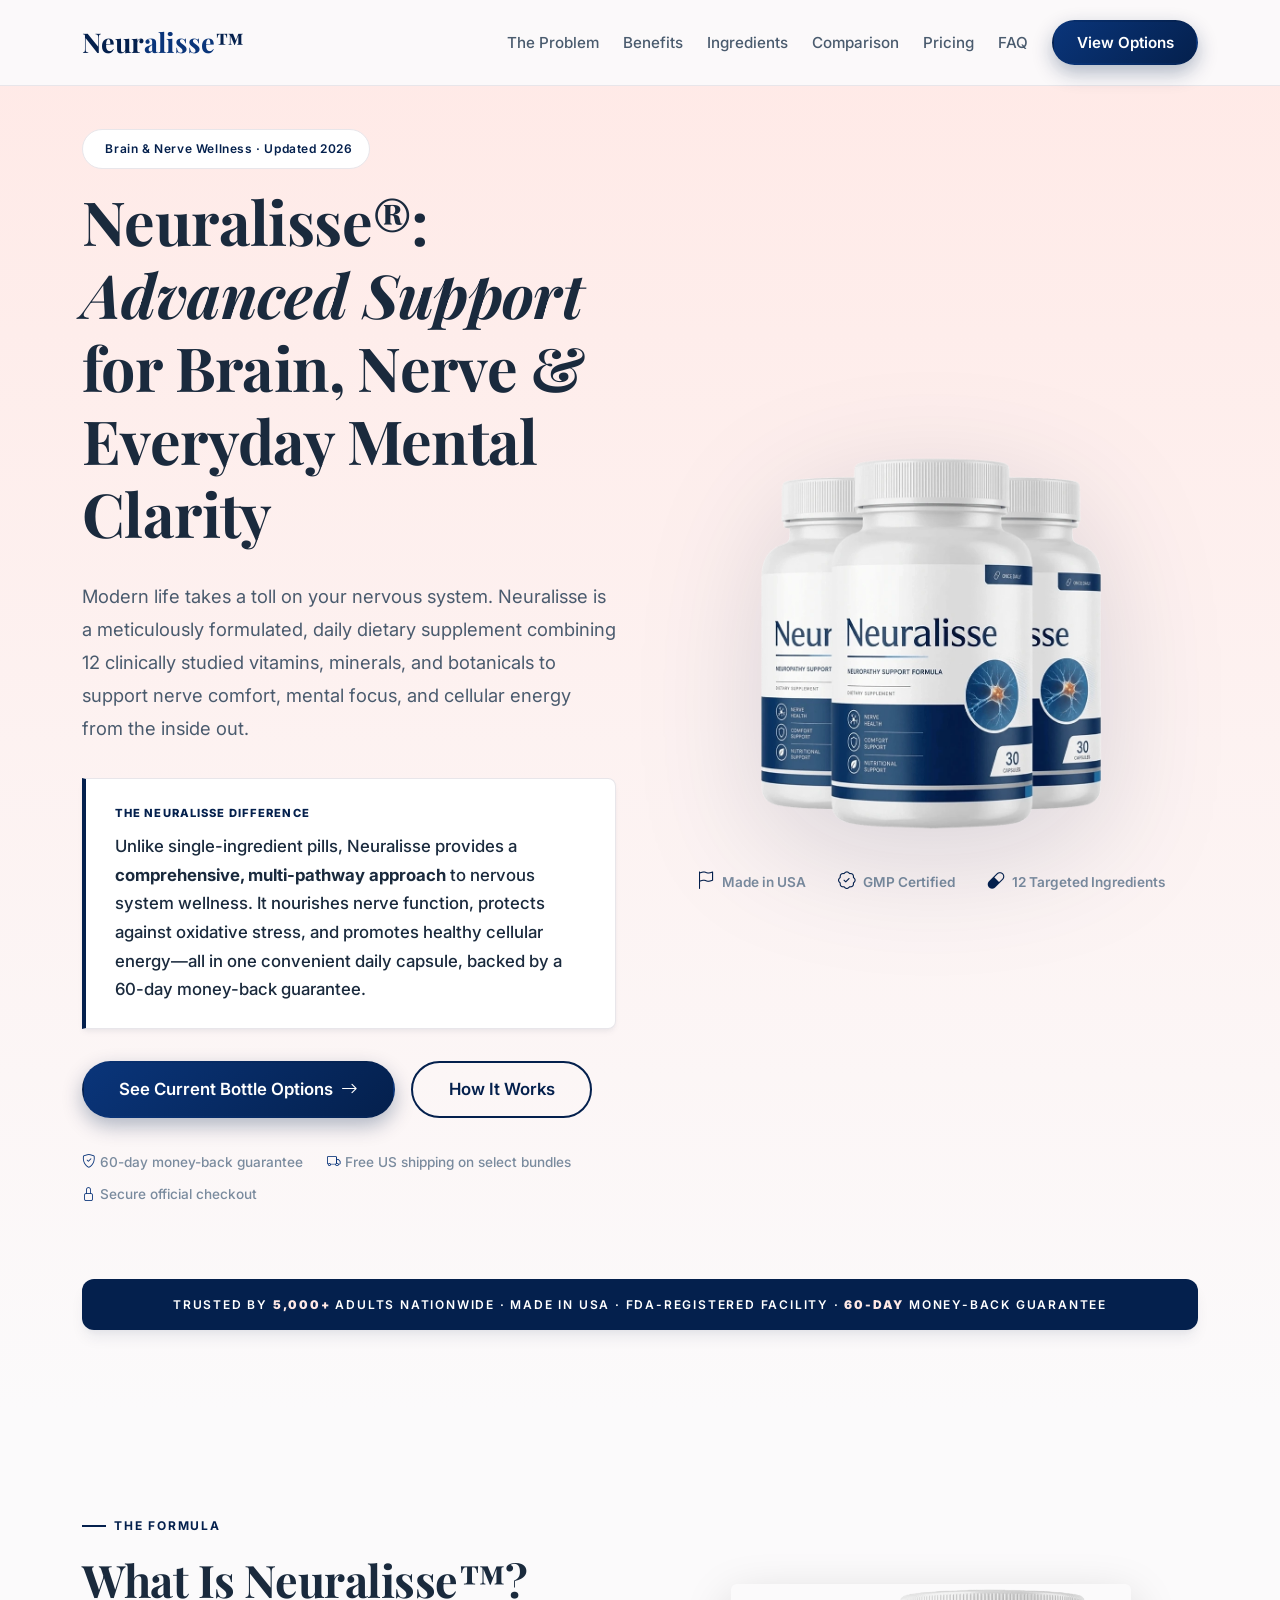
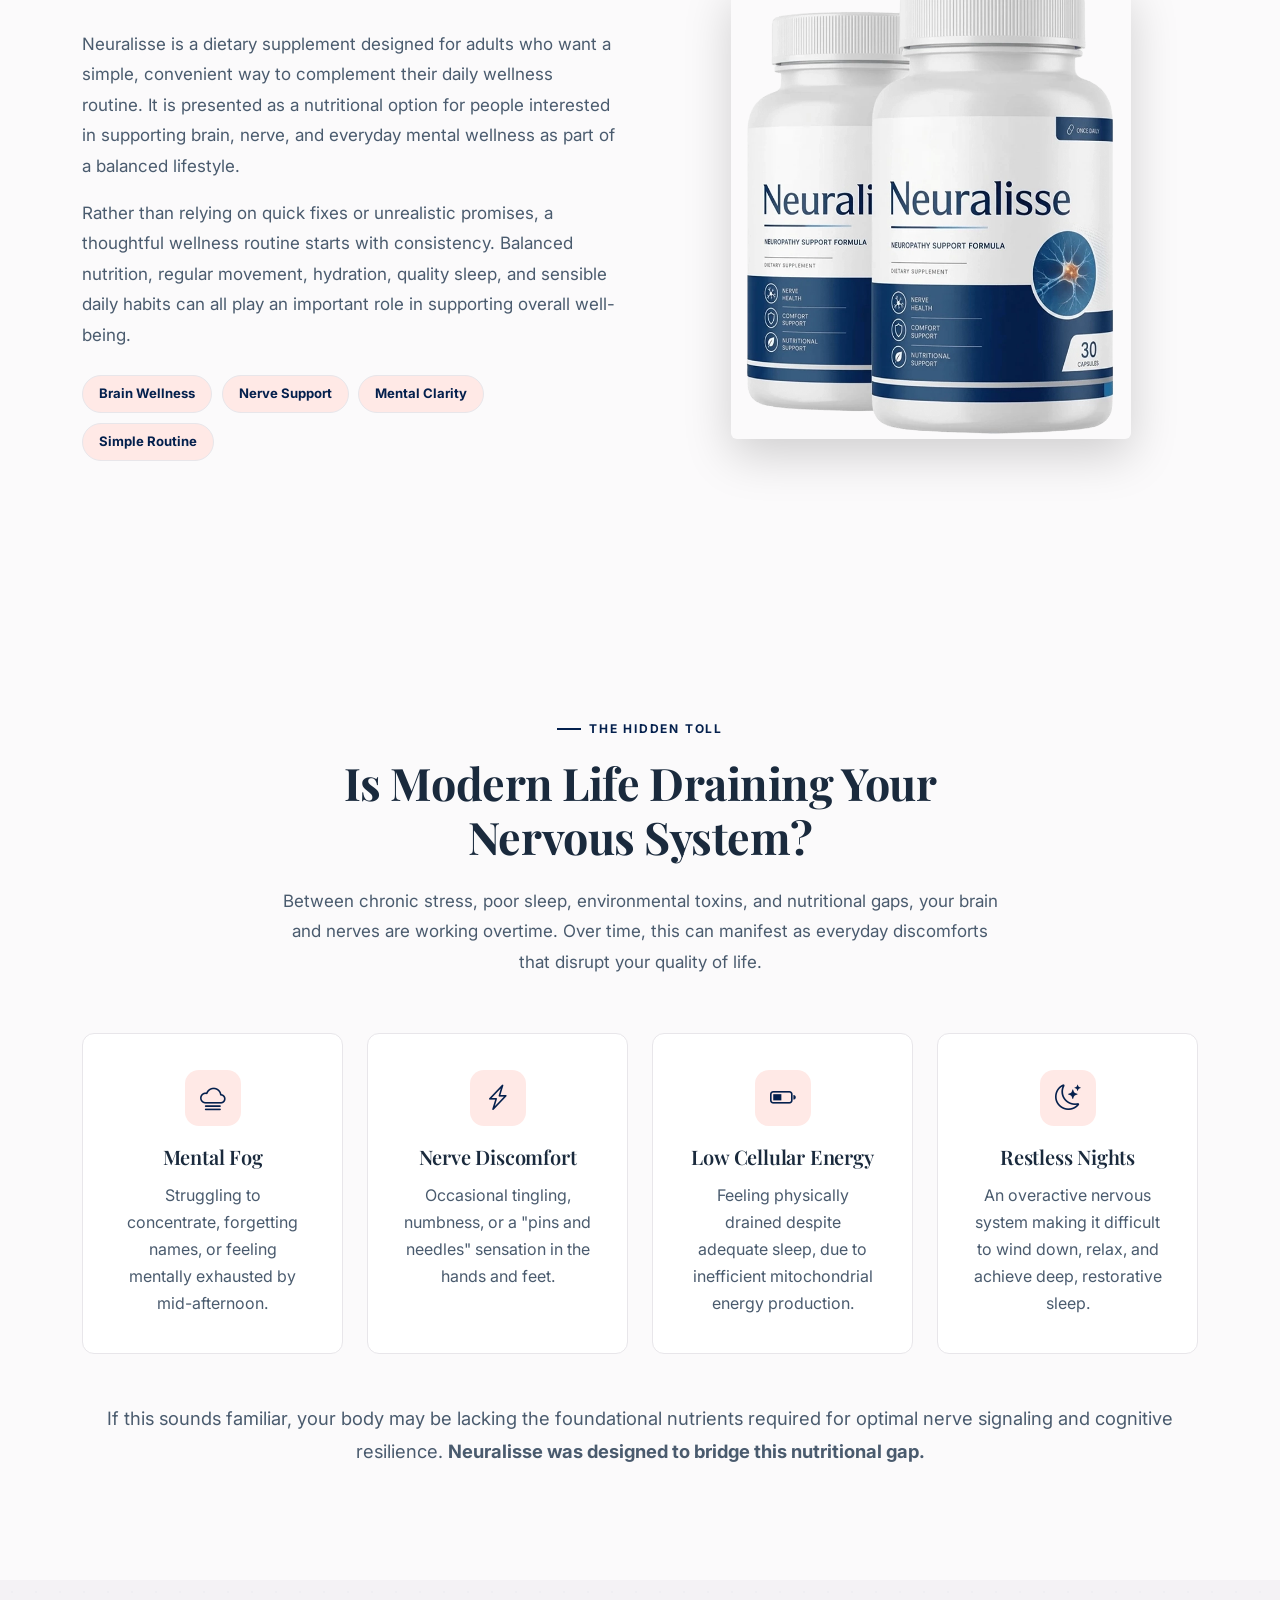
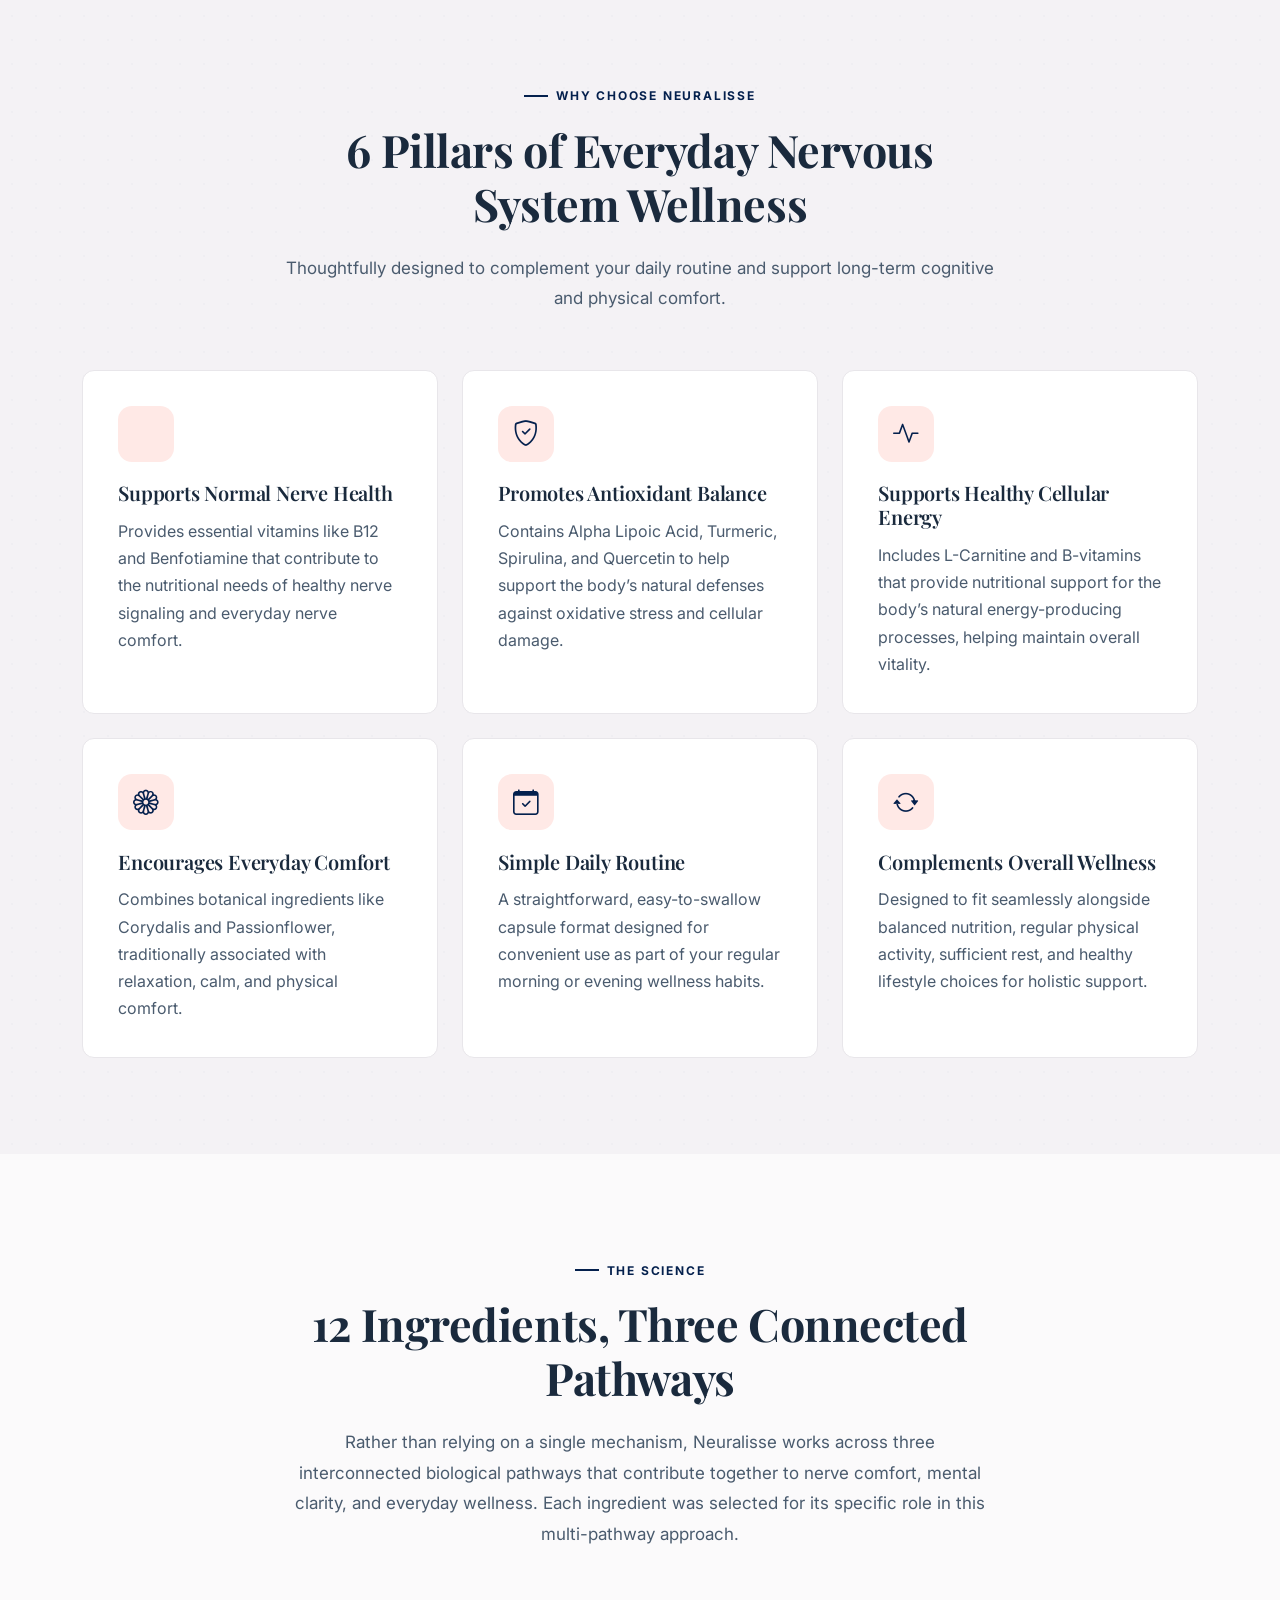
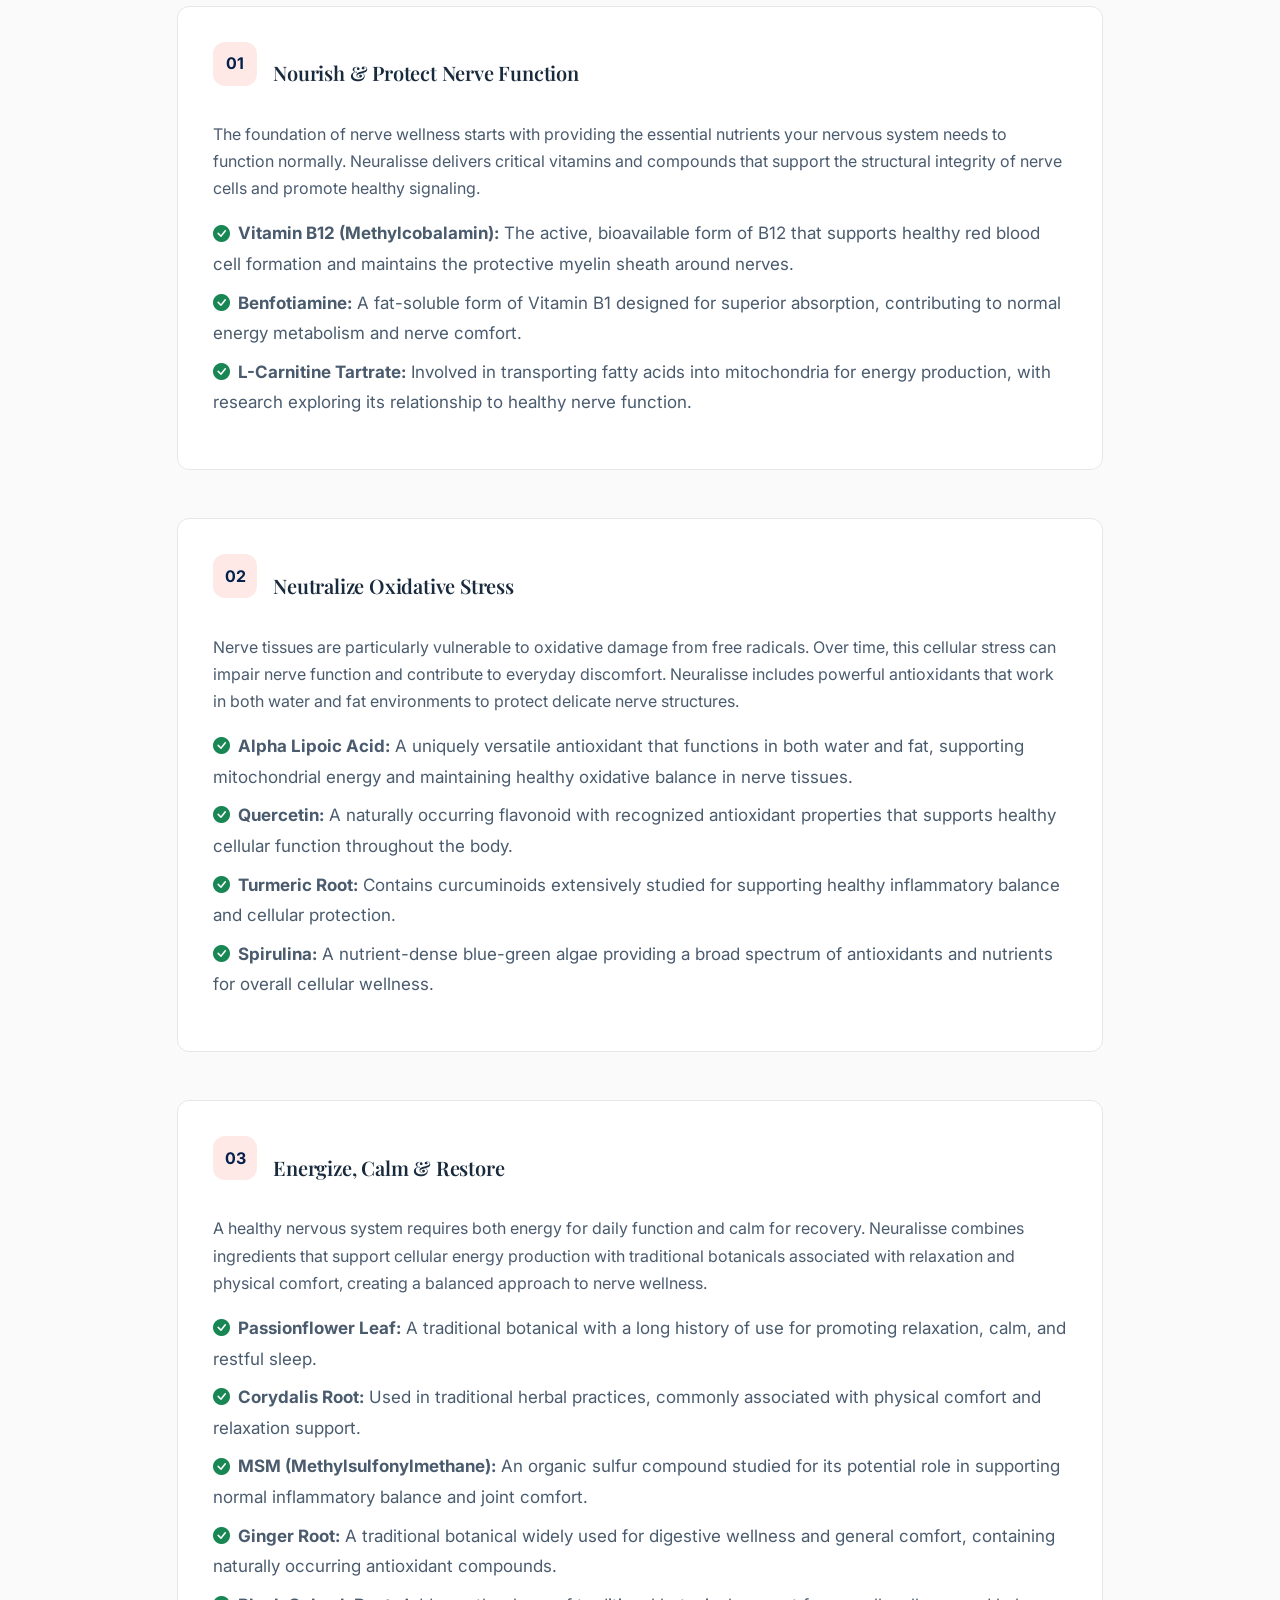
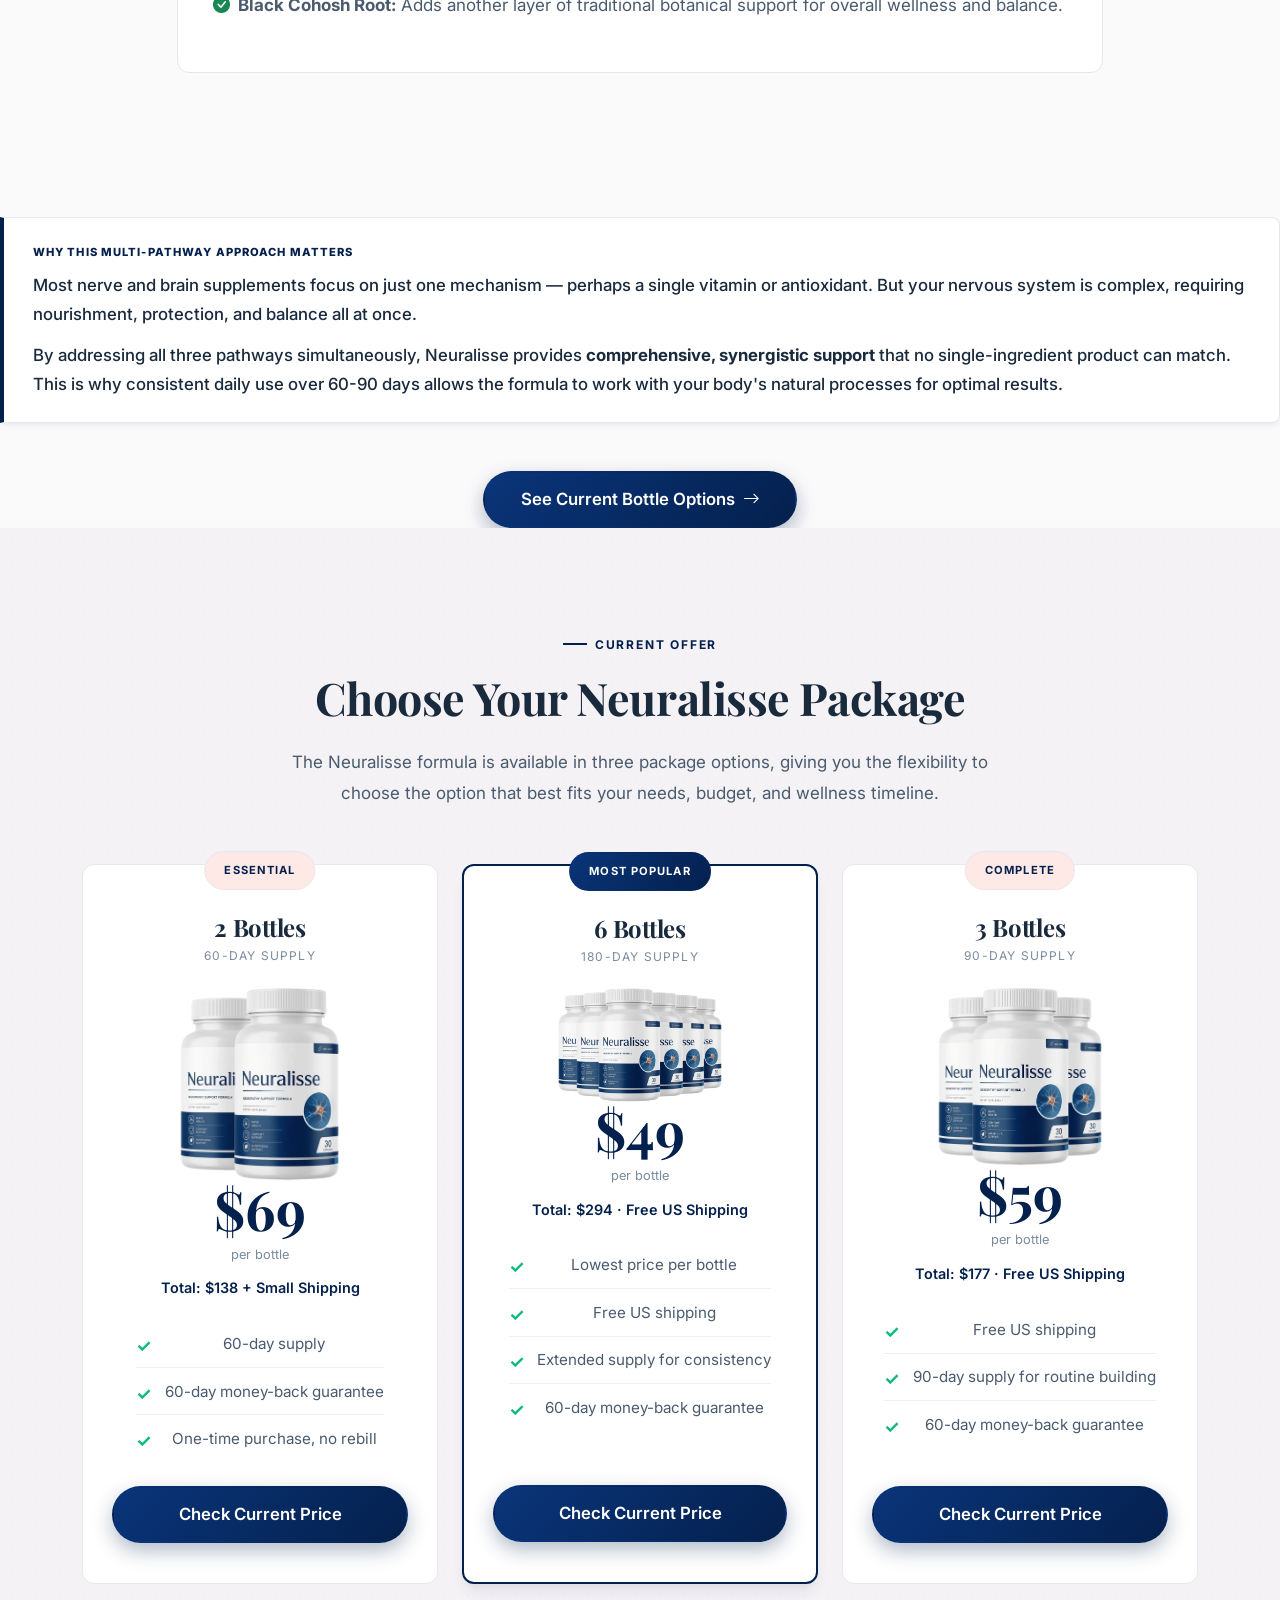
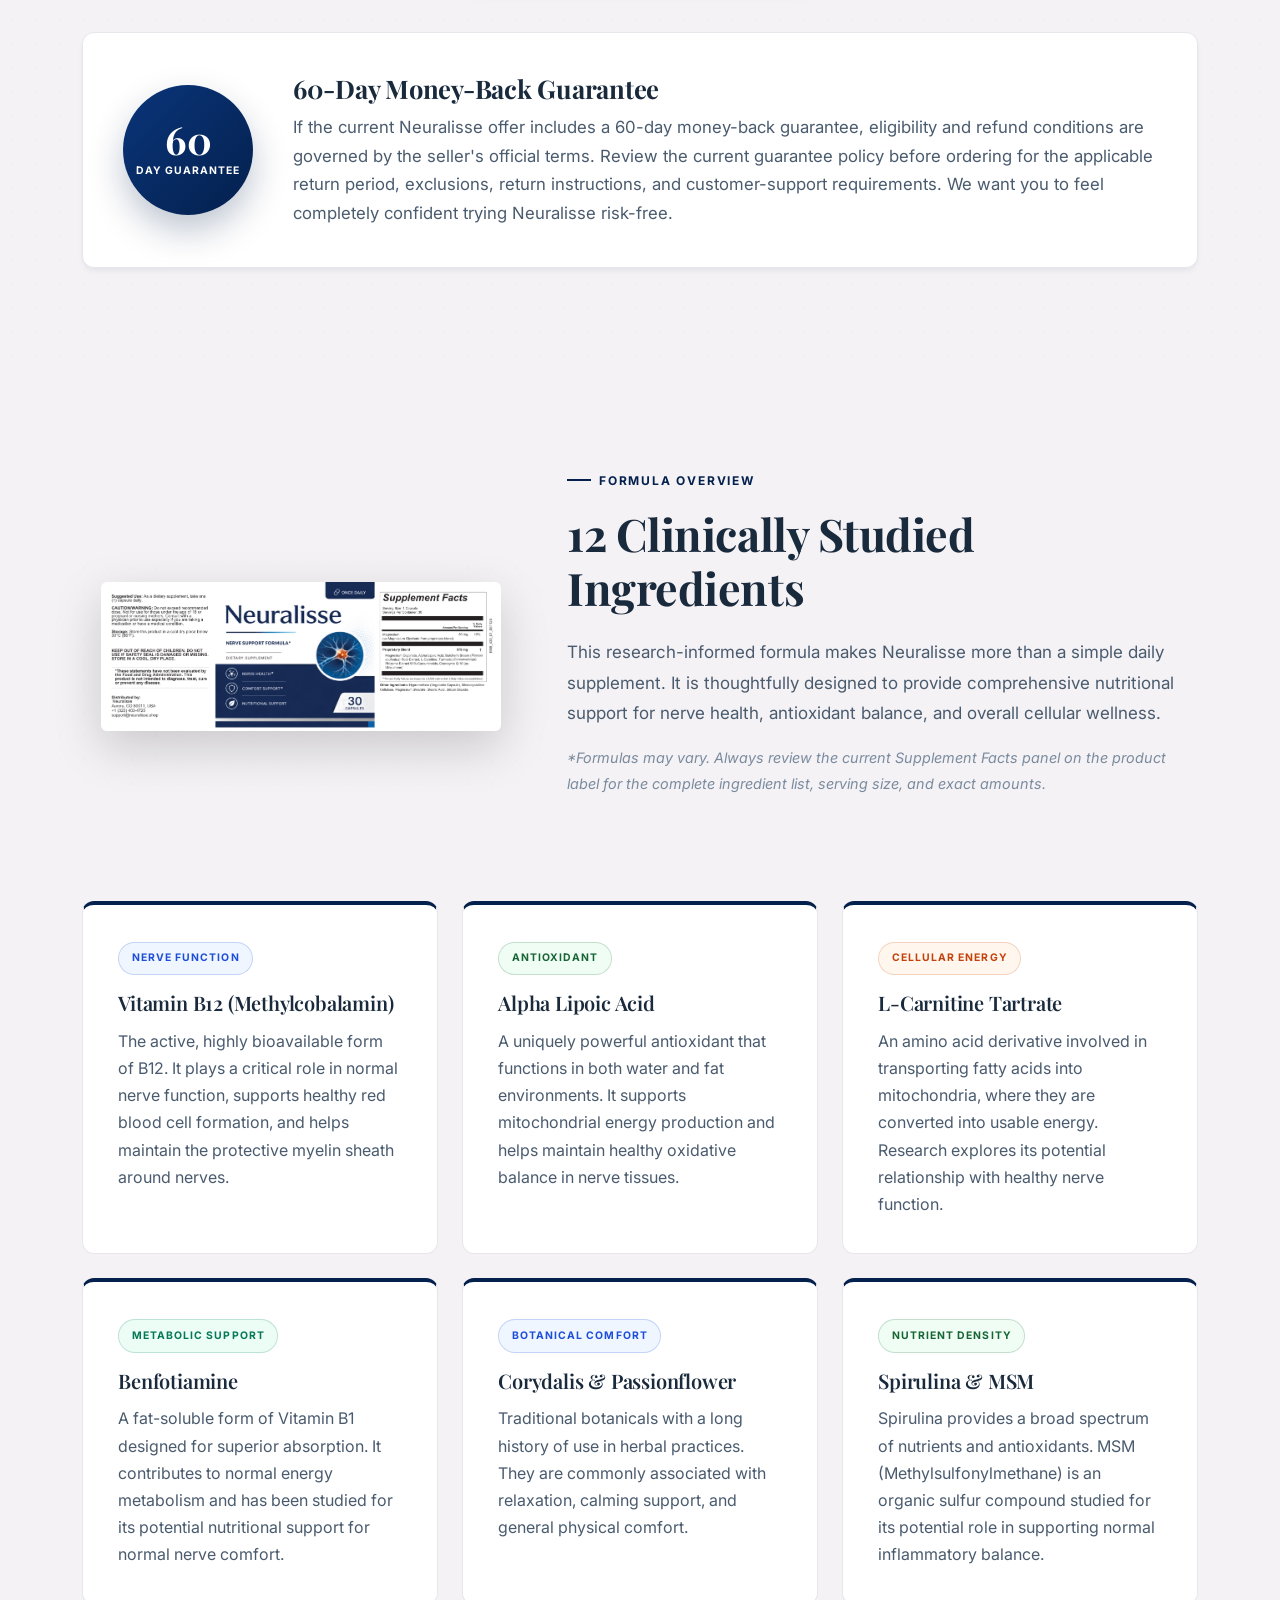
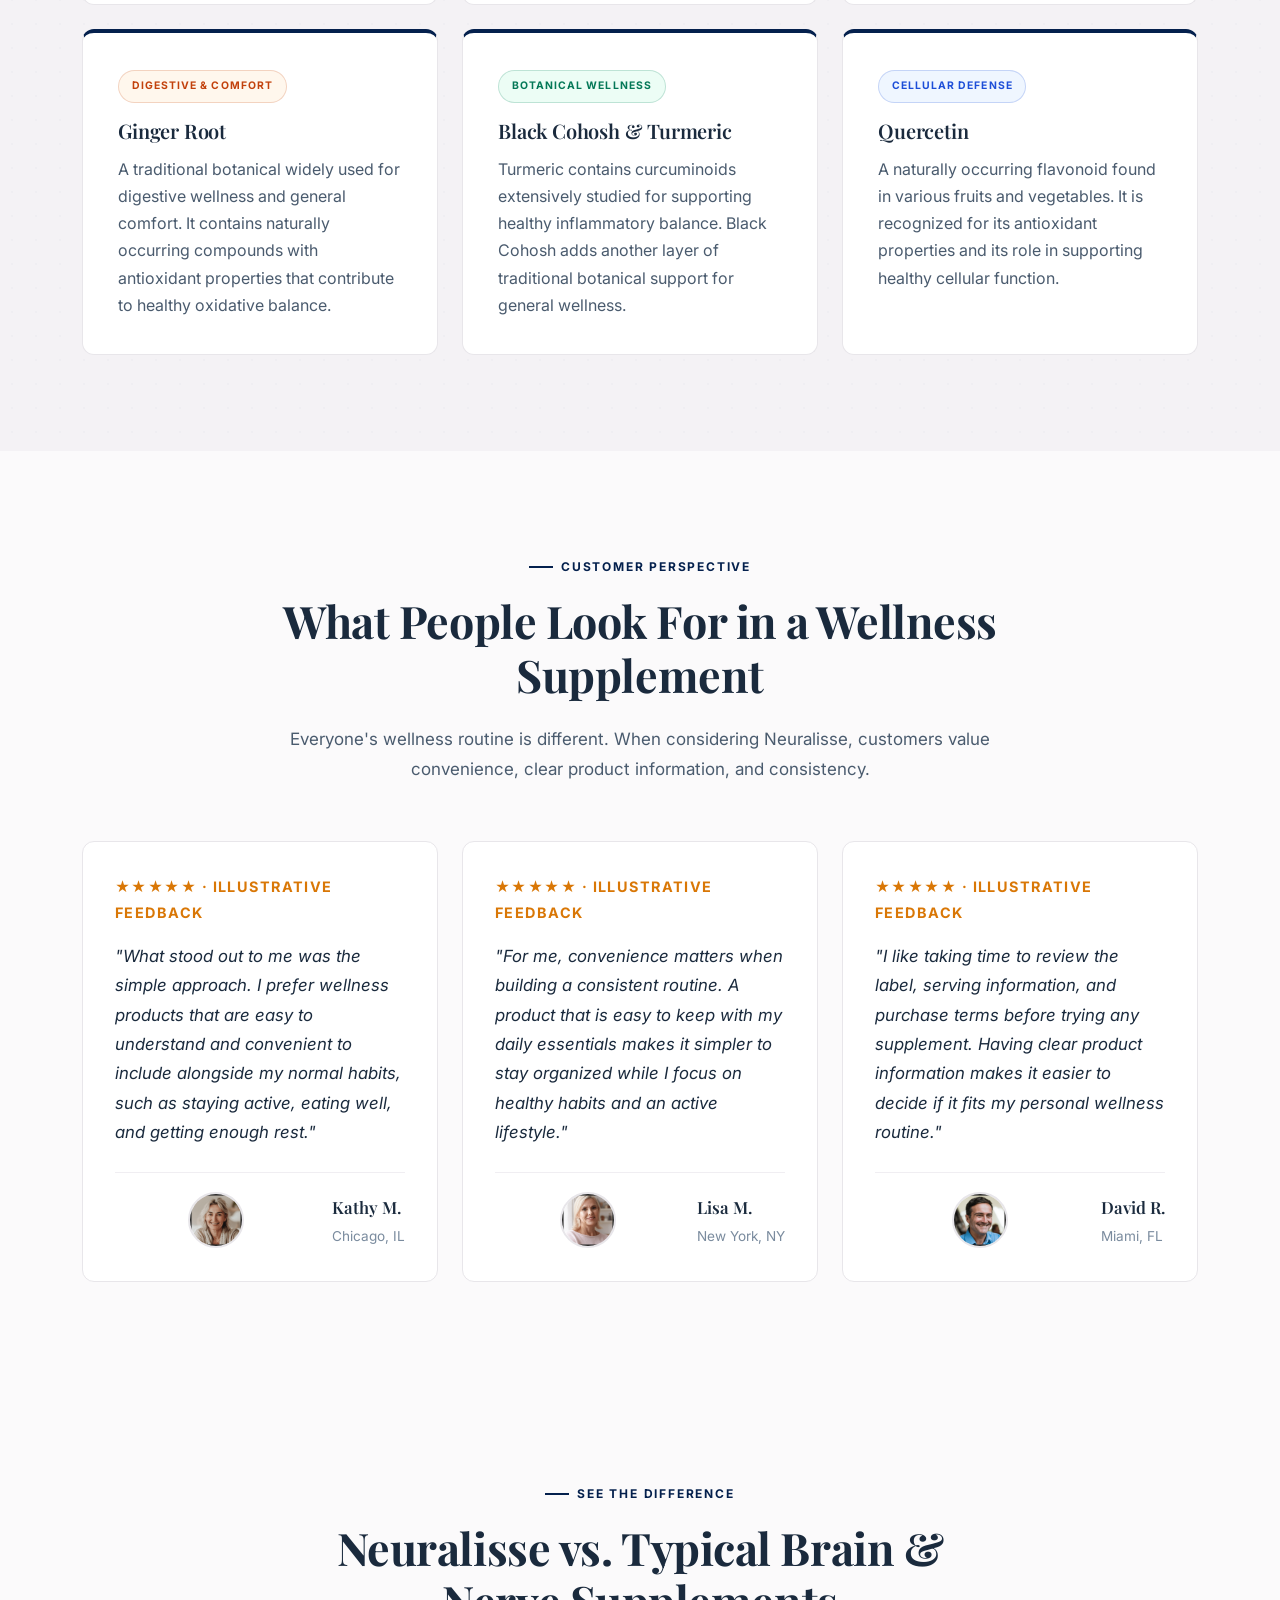
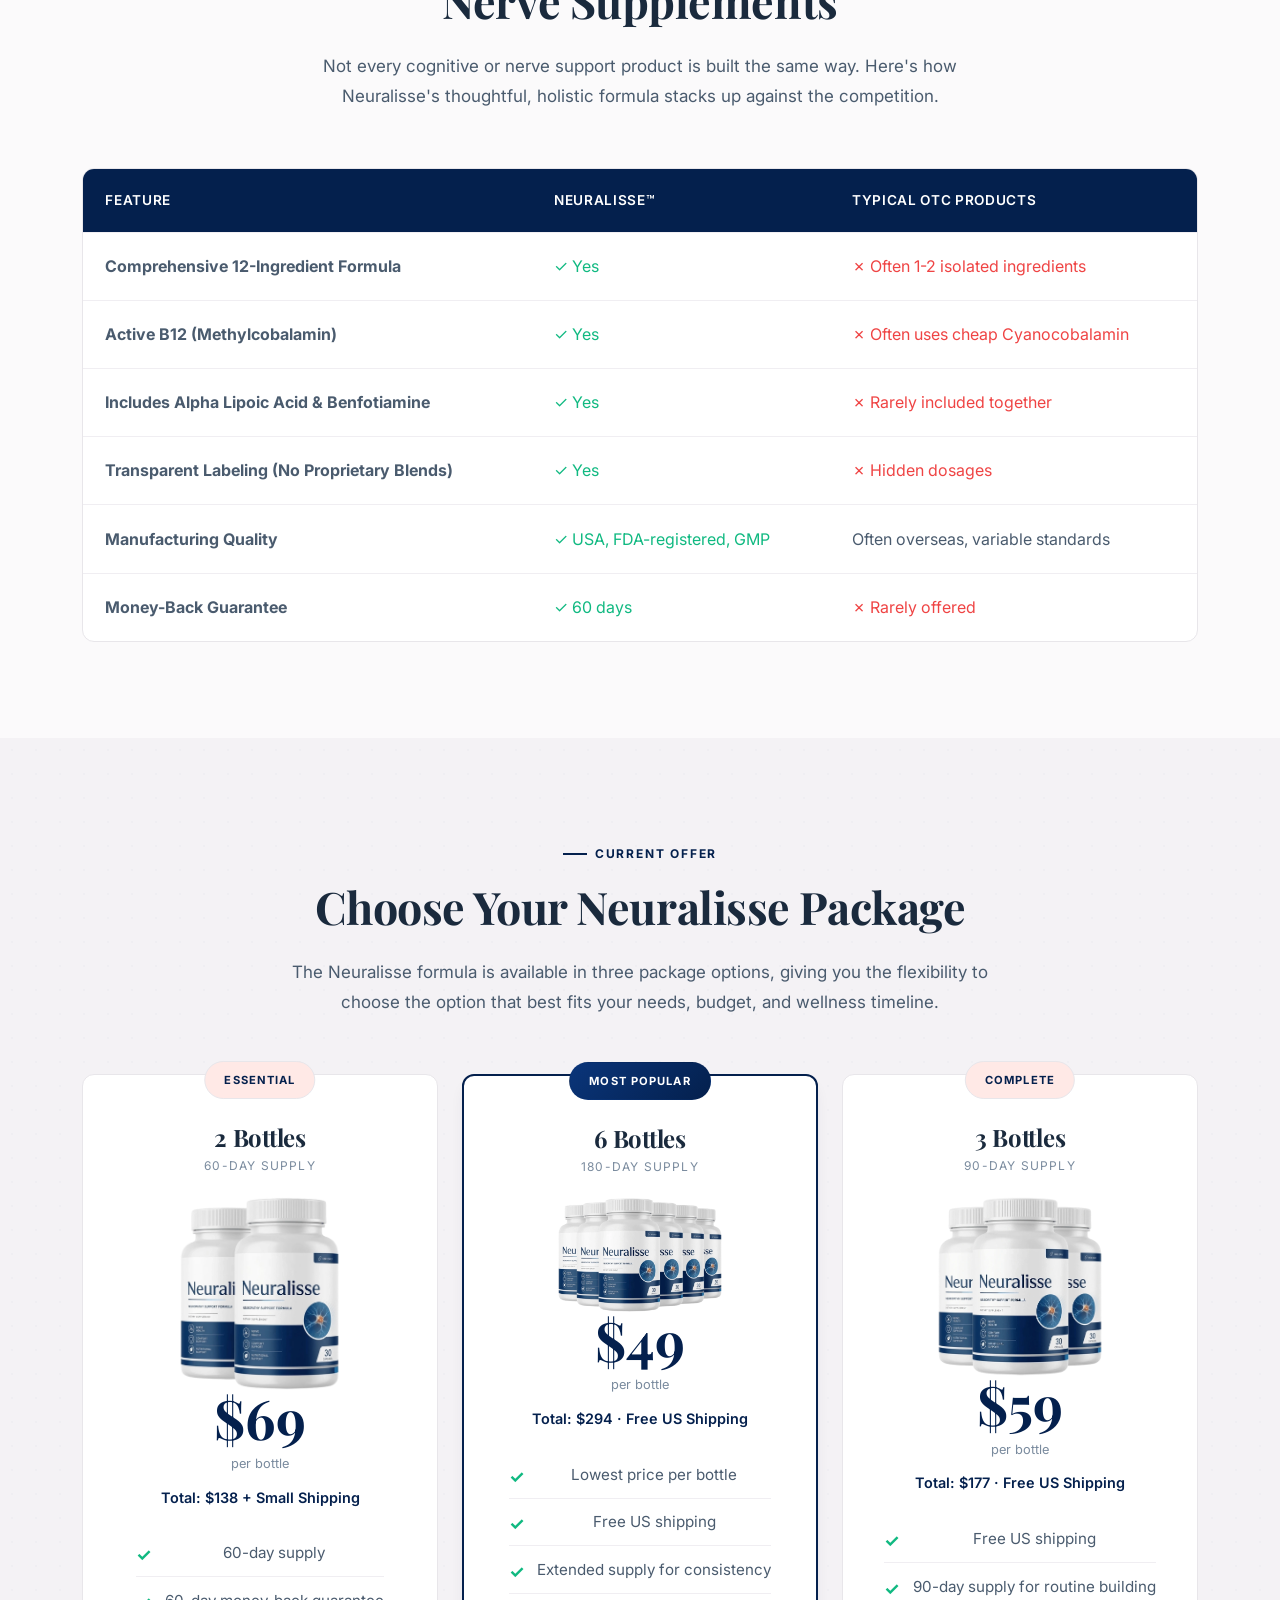
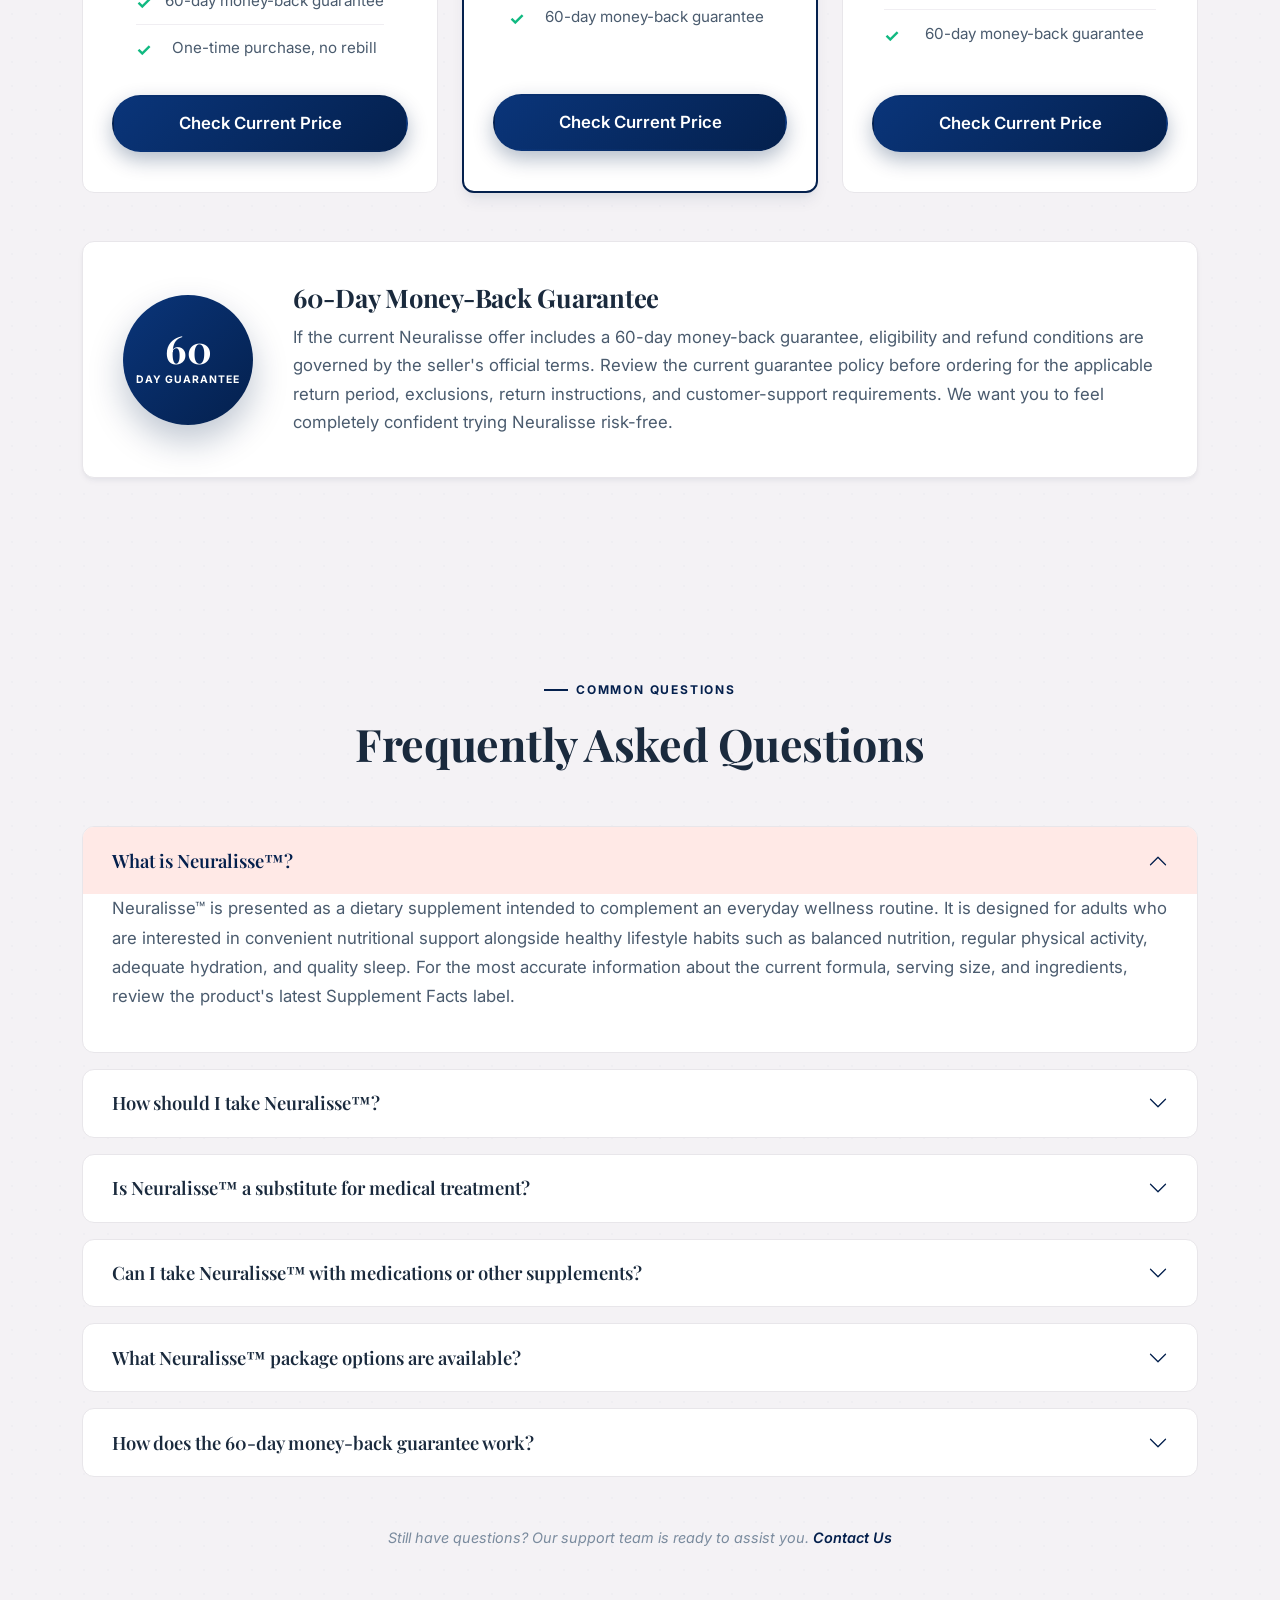
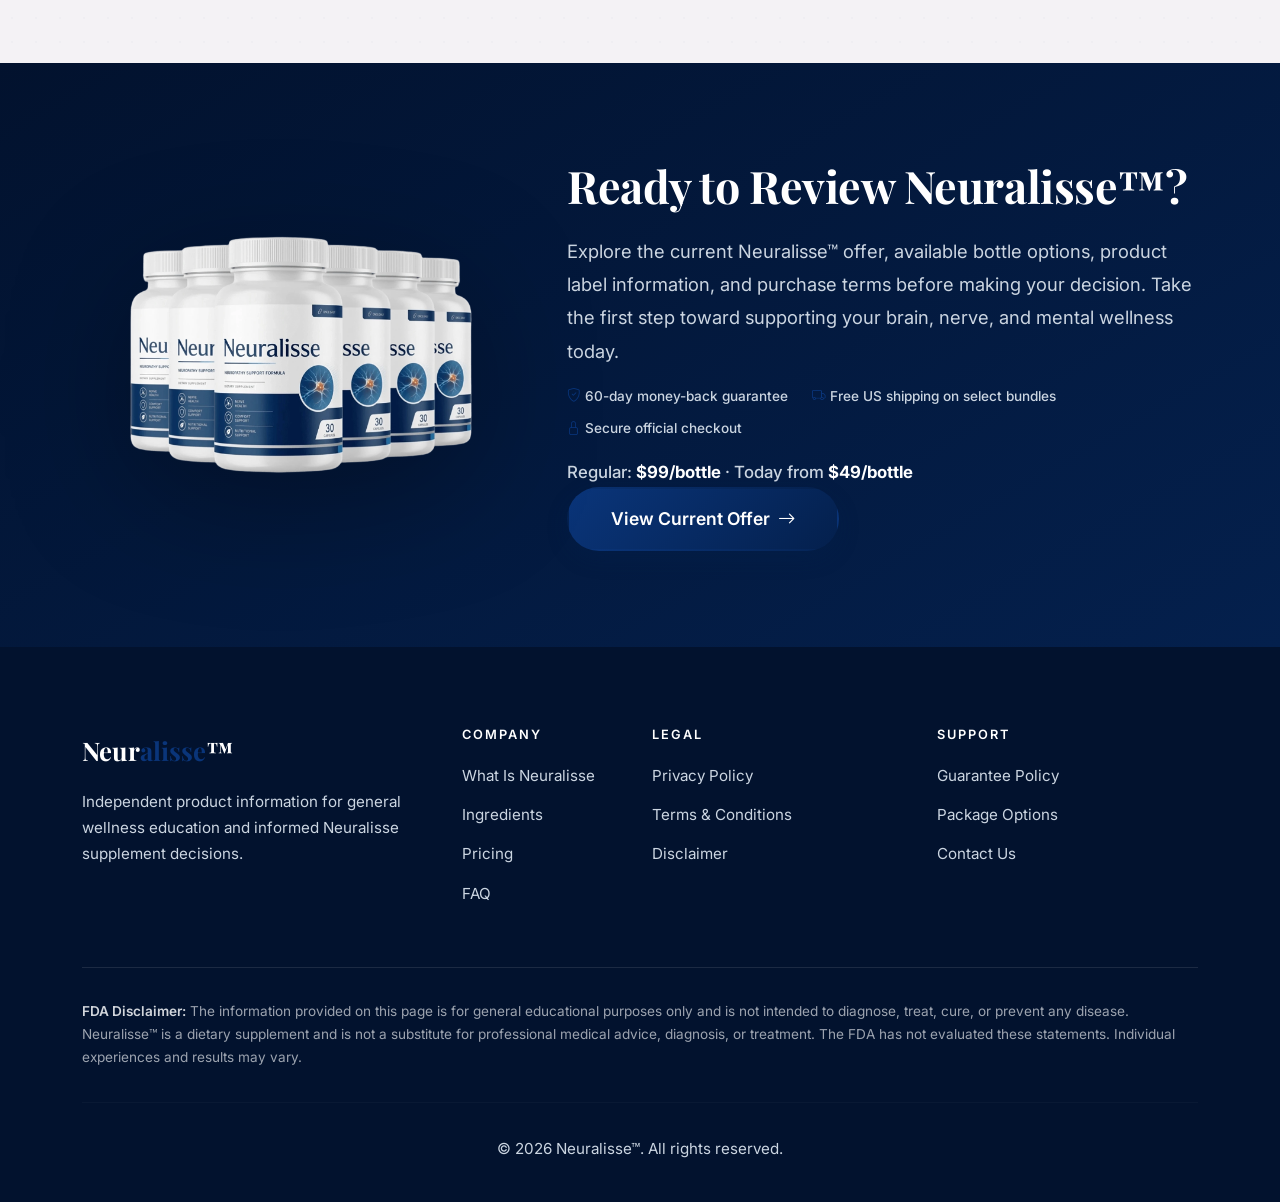
<file: index.html>
<!DOCTYPE html>
<html lang="en">
<head>
<meta charset="UTF-8">
<meta name="viewport" content="width=device-width, initial-scale=1.0">
<meta http-equiv="Content-Language" content="en">
<meta name="language" content="English">

<!-- 🎯 SEO: Optimized Title (59 chars - prevents Google truncation) -->
<title>Neuralisse™ Review 2026: Advanced Brain & Nerve Wellness Support</title>

<!-- 🎯 SEO: Optimized Description (158 chars - fits perfectly in SERPs) -->
<meta name="description" content="Independent Neuralisse review 2026: Daily dietary supplement for brain, nerve, and mental wellness. Discover 12 key ingredients, benefits, and 60-day guarantee.">

<!-- 🔑 High-Intent Keywords for Google & Bing -->
<meta name="keywords" content="Neuralisse review, brain wellness supplement, nerve health support, mental clarity formula, cognitive support daily supplement, focus and memory aid, neuropathy comfort">

<!-- 🤖 AEO: Allow AI engines to pull rich, long-form snippets -->
<meta name="robots" content="index, follow, max-image-preview:large, max-snippet:-1, max-video-preview:-1">
<meta name="googlebot" content="index, follow, max-snippet:-1">
<meta name="bingbot" content="index, follow, max-snippet:-1">

<!-- 🏛️ E-E-A-T: Author & Publisher Signals -->
<meta name="author" content="Neuralisse Research Desk">
<meta name="publisher" content="Neuralisse Health">

<!-- 🔗 Canonical & Domain Consistency -->
<link rel="canonical" href="https://neuraalisse.org/">

<!-- 📱 Open Graph (Facebook, LinkedIn, AI Crawlers) -->
<meta property="og:type" content="article">
<meta property="og:title" content="Neuralisse™ Review 2026: Advanced Brain & Nerve Wellness Support">
<meta property="og:description" content="Independent analysis of Neuralisse's brain and nerve wellness formula. See the 12 key ingredients, benefits, pricing, and the 60-day guarantee.">
<meta property="og:image" content="https://neuraalisse.org/images/neuralisse-bottle.png">
<meta property="og:image:width" content="1200">
<meta property="og:image:height" content="630">
<meta property="og:image:alt" content="Neuralisse Brain and Nerve Wellness Supplement Bottle">
<meta property="og:url" content="https://neuraalisse.org/">
<meta property="og:site_name" content="Neuralisse Official Review">
<meta property="og:locale" content="en_US">
<meta property="article:published_time" content="2026-01-15T08:00:00Z">
<meta property="article:modified_time" content="2026-09-27T12:00:00Z">
<meta property="article:section" content="Health & Wellness">
<meta property="article:tag" content="brain wellness">
<meta property="article:tag" content="nerve health support">
<meta property="article:tag" content="natural supplements">

<!-- 🐦 Twitter Card -->
<meta name="twitter:card" content="summary_large_image">
<meta name="twitter:title" content="Neuralisse™ Review 2026: Advanced Brain & Nerve Wellness Support">
<meta name="twitter:description" content="Independent Neuralisse review: 12 clinically studied ingredients for brain, nerve, and mental wellness. 60-day guarantee.">
<meta name="twitter:image" content="https://neuraalisse.org/images/neuralisse-bottle.png">
<meta name="twitter:image:alt" content="Neuralisse Brain and Nerve Wellness Supplement">

<!-- ⚡ Performance: Preconnect & DNS Prefetch -->
<link rel="preconnect" href="https://fonts.googleapis.com">
<link rel="preconnect" href="https://fonts.gstatic.com" crossorigin>
<link rel="dns-prefetch" href="https://fonts.googleapis.com">

<!-- 🎨 Fonts & Styling -->
<link href="https://fonts.googleapis.com/css2?family=Inter:wght@400;500;600;700&family=Playfair+Display:wght@600;700&display=swap" rel="stylesheet">
<link href="https://cdn.jsdelivr.net/npm/bootstrap@5.3.3/dist/css/bootstrap.min.css" rel="stylesheet">
<link rel="stylesheet" href="https://cdn.jsdelivr.net/npm/bootstrap-icons@1.11.3/font/bootstrap-icons.min.css">
<link rel="stylesheet" href="style.css">

<!-- 🧠 AEO-Optimized Structured Data (JSON-LD @graph) -->
<script type="application/ld+json">
{
  "@context": "https://schema.org",
  "@graph": [
    {
      "@type": "WebSite",
      "@id": "https://neuraalisse.org/#website",
      "url": "https://neuraalisse.org/",
      "name": "Neuralisse Research Desk",
      "publisher": {"@id": "https://neuraalisse.org/#organization"}
    },
    {
      "@type": "Organization",
      "@id": "https://neuraalisse.org/#organization",
      "name": "Neuralisse Research Desk",
      "url": "https://neuraalisse.org/",
      "logo": {
        "@type": "ImageObject",
        "url": "https://neuraalisse.org/images/logo.png",
        "width": 512,
        "height": 512
      },
      "description": "Independent editorial review desk covering brain, nerve, and mental wellness supplements.",
      "contactPoint": {
        "@type": "ContactPoint",
        "contactType": "customer support",
        "email": "support@neuraalisse.org",
        "availableLanguage": "English"
      }
    },
    {
      "@type": "WebPage",
      "@id": "https://neuraalisse.org/#webpage",
      "url": "https://neuraalisse.org/",
      "name": "Neuralisse™ Review 2026: Advanced Brain & Nerve Wellness Support",
      "description": "Independent Neuralisse review: Daily dietary supplement for brain, nerve, and mental wellness. Discover the 12 clinically studied ingredients, benefits, pricing, and 60-day guarantee.",
      "isPartOf": {"@id": "https://neuraalisse.org/#website"},
      "about": {"@id": "https://neuraalisse.org/#product"},
      "datePublished": "2026-01-15",
      "dateModified": "2026-09-27",
      "speakable": {
        "@type": "SpeakableSpecification",
        "cssSelector": ["h1", ".nl-answer", ".nl-lede"]
      }
    },
    {
      "@type": "Product",
      "@id": "https://neuraalisse.org/#product",
      "name": "Neuralisse",
      "image": [
        "https://neuraalisse.org/images/neuralisse-bottle.png",
        "https://neuraalisse.org/images/neuralisse-3.png",
        "https://neuraalisse.org/images/neuralisse-6.png"
      ],
      "description": "Daily dietary supplement designed to complement an everyday wellness routine focused on brain, nerve, and mental wellness with 12 targeted ingredients.",
      "brand": {"@type": "Brand", "name": "Neuralisse"},
      "sku": "NEURALISSE-BRAIN-2026",
      "offers": {
        "@type": "AggregateOffer",
        "priceCurrency": "USD",
        "lowPrice": "49.00",
        "highPrice": "69.00",
        "offerCount": "3",
        "availability": "https://schema.org/InStock",
        "url": "https://neuraalisse.org/#pricing"
      },
      "aggregateRating": {
        "@type": "AggregateRating",
        "ratingValue": "4.8",
        "reviewCount": "5420",
        "bestRating": "5",
        "worstRating": "1"
      }
    },
    {
      "@type": "Article",
      "@id": "https://neuraalisse.org/#article",
      "headline": "Neuralisse™ Review 2026: Advanced Brain & Nerve Wellness Support",
      "description": "Independent analysis of Neuralisse's brain and nerve wellness formula, ingredients, pricing, and 60-day guarantee.",
      "image": "https://neuraalisse.org/images/neuralisse-bottle.png",
      "author": {"@id": "https://neuraalisse.org/#organization"},
      "publisher": {"@id": "https://neuraalisse.org/#organization"},
      "datePublished": "2026-01-15",
      "dateModified": "2026-09-27",
      "mainEntityOfPage": {"@id": "https://neuraalisse.org/#webpage"},
      "wordCount": 2100,
      "articleSection": "Supplement Reviews",
      "keywords": ["brain wellness", "nerve health support", "mental clarity", "cognitive support", "natural supplements"]
    },
    {
      "@type": "FAQPage",
      "mainEntity": [
        {
          "@type": "Question",
          "name": "What is Neuralisse and who is it for?",
          "text": "What is Neuralisse and who is it for?",
          "acceptedAnswer": {
            "@type": "Answer",
            "text": "Neuralisse is a daily dietary supplement intended to complement an everyday wellness routine. It is designed for adults interested in convenient nutritional support alongside healthy lifestyle habits such as balanced nutrition, regular physical activity, adequate hydration, and quality sleep to support brain, nerve, and mental wellness."
          }
        },
        {
          "@type": "Question",
          "name": "What are the key ingredients in Neuralisse?",
          "text": "What are the key ingredients in Neuralisse?",
          "acceptedAnswer": {
            "@type": "Answer",
            "text": "Neuralisse features a comprehensive 12-ingredient blend including Vitamin B12 (Methylcobalamin), Alpha Lipoic Acid, L-Carnitine Tartrate, Benfotiamine, Corydalis Root, Spirulina, MSM, Ginger Root, Black Cohosh Root, Quercetin, Passionflower Leaf, and Turmeric Root."
          }
        },
        {
          "@type": "Question",
          "name": "How long does it take to see results with Neuralisse?",
          "text": "How long does it take to see results with Neuralisse?",
          "acceptedAnswer": {
            "@type": "Answer",
            "text": "Individual results vary based on diet, lifestyle, and overall health. Because Neuralisse works by supporting normal biological processes, improvements may occur gradually. Many adults choose to use the supplement consistently for 60 to 90 days while maintaining healthy habits to give the body time to respond naturally."
          }
        },
        {
          "@type": "Question",
          "name": "Does Neuralisse have a money-back guarantee?",
          "text": "Does Neuralisse have a money-back guarantee?",
          "acceptedAnswer": {
            "@type": "Answer",
            "text": "Yes. The current Neuralisse offer includes a 60-day money-back guarantee. Eligibility and refund conditions are governed by the seller's official terms. Review the current guarantee policy before ordering for the applicable return period and instructions."
          }
        }
      ]
    }
  ]
}
</script>

<!-- 🗺️ Sitemap Reference for Discoverability -->
<link rel="sitemap" type="application/xml" href="/sitemap.xml">
</head>
<body>

<a href="#main-content" class="nl-skip">Skip to main content</a>

<nav class="navbar navbar-expand-lg nl-nav fixed-top" id="nlNav">
  <div class="container">
    <a class="navbar-brand" href="#top">
      <span class="nl-logo">Neur<em>alisse</em>™</span>
    </a>
    <button class="navbar-toggler" type="button" data-bs-toggle="collapse" data-bs-target="#nlNavCollapse" aria-controls="nlNavCollapse" aria-expanded="false" aria-label="Toggle navigation">
      <span class="navbar-toggler-icon"></span>
    </button>
    <div class="collapse navbar-collapse" id="nlNavCollapse">
      <ul class="navbar-nav ms-auto align-items-lg-center gap-2">
        <li class="nav-item"><a class="nav-link" href="#problem">The Problem</a></li>
        <li class="nav-item"><a class="nav-link" href="#benefits">Benefits</a></li>
        <li class="nav-item"><a class="nav-link" href="#ingredients">Ingredients</a></li>
        <li class="nav-item"><a class="nav-link" href="#comparison">Comparison</a></li>
        <li class="nav-item"><a class="nav-link" href="#pricing">Pricing</a></li>
        <li class="nav-item"><a class="nav-link" href="#faq">FAQ</a></li>
        <li class="nav-item ms-lg-2">
          <a href="#" class="nl-btn nl-btn--primary nl-btn--sm order-btn" data-cta="nav">View Options</a>
        </li>
      </ul>
    </div>
  </div>
</nav>

<main id="main-content">
<!-- HERO -->
<section class="nl-hero" id="top">
  <div class="container">
    <div class="row align-items-center g-5">
      <div class="col-lg-6">
        <span class="nl-pill"><i class="bi bi-brain"></i> Brain & Nerve Wellness · Updated 2026</span>
        <h1 class="mt-3">Neuralisse®: <em>Advanced Support</em> for Brain, Nerve & Everyday Mental Clarity</h1>
        <p class="nl-lede mt-3">Modern life takes a toll on your nervous system. Neuralisse is a meticulously formulated, daily dietary supplement combining 12 clinically studied vitamins, minerals, and botanicals to support nerve comfort, mental focus, and cellular energy from the inside out.</p>

        <div class="nl-answer">
          <span class="nl-answer__tag">The Neuralisse Difference</span>
          <p>Unlike single-ingredient pills, Neuralisse provides a <strong>comprehensive, multi-pathway approach</strong> to nervous system wellness. It nourishes nerve function, protects against oxidative stress, and promotes healthy cellular energy—all in one convenient daily capsule, backed by a 60-day money-back guarantee.</p>
        </div>

        <div class="nl-hero__cta">
          <a href="#" class="nl-btn nl-btn--primary order-btn" data-cta="hero">See Current Bottle Options <i class="bi bi-arrow-right"></i></a>
          <a href="#how-it-works" class="nl-btn nl-btn--ghost">How It Works</a>
        </div>
        <p class="nl-cta-micro">
          <span><i class="bi bi-shield-check"></i>60-day money-back guarantee</span>
          <span><i class="bi bi-truck"></i>Free US shipping on select bundles</span>
          <span><i class="bi bi-lock"></i>Secure official checkout</span>
        </p>
      </div>
      <div class="col-lg-6 text-center">
        <img src="images/3.png" alt="Neuralisse brain and nerve wellness supplement bottle" class="nl-hero__img" width="360" height="500" loading="eager" fetchpriority="high">
        <div class="nl-hero-badges">
          <div><i class="bi bi-flag"></i> Made in USA</div>
          <div><i class="bi bi-patch-check"></i> GMP Certified</div>
          <div><i class="bi bi-capsule"></i> 12 Targeted Ingredients</div>
        </div>
      </div>
    </div>
    <div class="nl-ribbon">Trusted by <b>5,000+</b> adults nationwide · Made in USA · FDA-registered facility · <b>60-day</b> money-back guarantee</div>
  </div>
</section>

<!-- WHAT IS -->
<section class="nl-sec" id="what-is">
  <div class="container">
    <div class="row align-items-center g-5">
      <div class="col-lg-6">
        <div class="nl-head">
          <span class="nl-eyebrow">The Formula</span>
          <h2 id="what-is-neuralisse">What Is Neuralisse™?</h2>
          <p class="mt-3">Neuralisse is a dietary supplement designed for adults who want a simple, convenient way to complement their daily wellness routine. It is presented as a nutritional option for people interested in supporting brain, nerve, and everyday mental wellness as part of a balanced lifestyle.</p>
          <p>Rather than relying on quick fixes or unrealistic promises, a thoughtful wellness routine starts with consistency. Balanced nutrition, regular movement, hydration, quality sleep, and sensible daily habits can all play an important role in supporting overall well-being.</p>
          <div class="nl-trust-chips mt-4">
            <span class="nl-chip">Brain Wellness</span>
            <span class="nl-chip">Nerve Support</span>
            <span class="nl-chip">Mental Clarity</span>
            <span class="nl-chip">Simple Routine</span>
          </div>
        </div>
      </div>
      <div class="col-lg-6 text-center">
        <img src="images/2.png" alt="Healthy adult maintaining brain and nerve wellness with Neuralisse" class="nl-section-img rounded shadow-lg" width="400" height="300" loading="lazy">
      </div>
    </div>
  </div>
</section>

<!-- THE PROBLEM -->
<section class="nl-sec" id="problem">
  <div class="container">
    <div class="nl-head nl-head--c">
      <span class="nl-eyebrow nl-eyebrow--c">The Hidden Toll</span>
      <h2>Is Modern Life Draining Your Nervous System?</h2>
      <p class="mt-3">Between chronic stress, poor sleep, environmental toxins, and nutritional gaps, your brain and nerves are working overtime. Over time, this can manifest as everyday discomforts that disrupt your quality of life.</p>
    </div>
    <div class="row g-4 justify-content-center">
      <div class="col-md-6 col-lg-3">
        <div class="nl-card h-100 text-center">
          <div class="nl-card__icon mx-auto"><i class="bi bi-cloud-fog"></i></div>
          <h3>Mental Fog</h3>
          <p>Struggling to concentrate, forgetting names, or feeling mentally exhausted by mid-afternoon.</p>
        </div>
      </div>
      <div class="col-md-6 col-lg-3">
        <div class="nl-card h-100 text-center">
          <div class="nl-card__icon mx-auto"><i class="bi bi-lightning-charge"></i></div>
          <h3>Nerve Discomfort</h3>
          <p>Occasional tingling, numbness, or a "pins and needles" sensation in the hands and feet.</p>
        </div>
      </div>
      <div class="col-md-6 col-lg-3">
        <div class="nl-card h-100 text-center">
          <div class="nl-card__icon mx-auto"><i class="bi bi-battery-half"></i></div>
          <h3>Low Cellular Energy</h3>
          <p>Feeling physically drained despite adequate sleep, due to inefficient mitochondrial energy production.</p>
        </div>
      </div>
      <div class="col-md-6 col-lg-3">
        <div class="nl-card h-100 text-center">
          <div class="nl-card__icon mx-auto"><i class="bi bi-moon-stars"></i></div>
          <h3>Restless Nights</h3>
          <p>An overactive nervous system making it difficult to wind down, relax, and achieve deep, restorative sleep.</p>
        </div>
      </div>
    </div>
    <div class="text-center mt-5">
      <p class="nl-lede">If this sounds familiar, your body may be lacking the foundational nutrients required for optimal nerve signaling and cognitive resilience. <strong>Neuralisse was designed to bridge this nutritional gap.</strong></p>
    </div>
  </div>
</section>



<!-- BENEFITS -->
<section class="nl-sec nl-sec--alt" id="benefits">
  <div class="container">
    <div class="nl-head nl-head--c">
      <span class="nl-eyebrow nl-eyebrow--c">Why Choose Neuralisse</span>
      <h2>6 Pillars of Everyday Nervous System Wellness</h2>
      <p class="mt-3">Thoughtfully designed to complement your daily routine and support long-term cognitive and physical comfort.</p>
    </div>
    <div class="row g-4">
      <div class="col-md-6 col-lg-4">
        <div class="nl-card h-100">
          <div class="nl-card__icon"><i class="bi bi-brain"></i></div>
          <h3>Supports Normal Nerve Health</h3>
          <p>Provides essential vitamins like B12 and Benfotiamine that contribute to the nutritional needs of healthy nerve signaling and everyday nerve comfort.</p>
        </div>
      </div>
      <div class="col-md-6 col-lg-4">
        <div class="nl-card h-100">
          <div class="nl-card__icon"><i class="bi bi-shield-check"></i></div>
          <h3>Promotes Antioxidant Balance</h3>
          <p>Contains Alpha Lipoic Acid, Turmeric, Spirulina, and Quercetin to help support the body’s natural defenses against oxidative stress and cellular damage.</p>
        </div>
      </div>
      <div class="col-md-6 col-lg-4">
        <div class="nl-card h-100">
          <div class="nl-card__icon"><i class="bi bi-activity"></i></div>
          <h3>Supports Healthy Cellular Energy</h3>
          <p>Includes L-Carnitine and B-vitamins that provide nutritional support for the body’s natural energy-producing processes, helping maintain overall vitality.</p>
        </div>
      </div>
      <div class="col-md-6 col-lg-4">
        <div class="nl-card h-100">
          <div class="nl-card__icon"><i class="bi bi-flower1"></i></div>
          <h3>Encourages Everyday Comfort</h3>
          <p>Combines botanical ingredients like Corydalis and Passionflower, traditionally associated with relaxation, calm, and physical comfort.</p>
        </div>
      </div>
      <div class="col-md-6 col-lg-4">
        <div class="nl-card h-100">
          <div class="nl-card__icon"><i class="bi bi-calendar-check"></i></div>
          <h3>Simple Daily Routine</h3>
          <p>A straightforward, easy-to-swallow capsule format designed for convenient use as part of your regular morning or evening wellness habits.</p>
        </div>
      </div>
      <div class="col-md-6 col-lg-4">
        <div class="nl-card h-100">
          <div class="nl-card__icon"><i class="bi bi-arrow-repeat"></i></div>
          <h3>Complements Overall Wellness</h3>
          <p>Designed to fit seamlessly alongside balanced nutrition, regular physical activity, sufficient rest, and healthy lifestyle choices for holistic support.</p>
        </div>
      </div>
    </div>
  </div>
</section>

<!-- HOW IT WORKS - EXPANDED VERSION (No Images) -->
<section class="nl-sec" id="how-it-works">
  <div class="container">
    <div class="nl-head nl-head--c">
      <span class="nl-eyebrow nl-eyebrow--c">The Science</span>
      <h2 id="how-neuralisse-works">12 Ingredients, Three Connected Pathways</h2>
      <p class="mt-3">Rather than relying on a single mechanism, Neuralisse works across three interconnected biological pathways that contribute together to nerve comfort, mental clarity, and everyday wellness. Each ingredient was selected for its specific role in this multi-pathway approach.</p>
    </div>

    <!-- PATHWAY 1 -->
    <div class="row justify-content-center mb-5">
      <div class="col-lg-10">
        <div class="nl-card">
          <div class="d-flex align-items-center gap-3 mb-3">
            <div class="nl-card__n">01</div>
            <h3 class="mb-0">Nourish & Protect Nerve Function</h3>
          </div>
          <p class="mb-3">The foundation of nerve wellness starts with providing the essential nutrients your nervous system needs to function normally. Neuralisse delivers critical vitamins and compounds that support the structural integrity of nerve cells and promote healthy signaling.</p>
          <ul class="list-unstyled mt-3">
            <li class="mb-2"><i class="bi bi-check-circle-fill text-success me-2"></i><strong>Vitamin B12 (Methylcobalamin):</strong> The active, bioavailable form of B12 that supports healthy red blood cell formation and maintains the protective myelin sheath around nerves.</li>
            <li class="mb-2"><i class="bi bi-check-circle-fill text-success me-2"></i><strong>Benfotiamine:</strong> A fat-soluble form of Vitamin B1 designed for superior absorption, contributing to normal energy metabolism and nerve comfort.</li>
            <li class="mb-0"><i class="bi bi-check-circle-fill text-success me-2"></i><strong>L-Carnitine Tartrate:</strong> Involved in transporting fatty acids into mitochondria for energy production, with research exploring its relationship to healthy nerve function.</li>
          </ul>
        </div>
      </div>
    </div>

    <!-- PATHWAY 2 -->
    <div class="row justify-content-center mb-5">
      <div class="col-lg-10">
        <div class="nl-card">
          <div class="d-flex align-items-center gap-3 mb-3">
            <div class="nl-card__n">02</div>
            <h3 class="mb-0">Neutralize Oxidative Stress</h3>
          </div>
          <p class="mb-3">Nerve tissues are particularly vulnerable to oxidative damage from free radicals. Over time, this cellular stress can impair nerve function and contribute to everyday discomfort. Neuralisse includes powerful antioxidants that work in both water and fat environments to protect delicate nerve structures.</p>
          <ul class="list-unstyled mt-3">
            <li class="mb-2"><i class="bi bi-check-circle-fill text-success me-2"></i><strong>Alpha Lipoic Acid:</strong> A uniquely versatile antioxidant that functions in both water and fat, supporting mitochondrial energy and maintaining healthy oxidative balance in nerve tissues.</li>
            <li class="mb-2"><i class="bi bi-check-circle-fill text-success me-2"></i><strong>Quercetin:</strong> A naturally occurring flavonoid with recognized antioxidant properties that supports healthy cellular function throughout the body.</li>
            <li class="mb-2"><i class="bi bi-check-circle-fill text-success me-2"></i><strong>Turmeric Root:</strong> Contains curcuminoids extensively studied for supporting healthy inflammatory balance and cellular protection.</li>
            <li class="mb-0"><i class="bi bi-check-circle-fill text-success me-2"></i><strong>Spirulina:</strong> A nutrient-dense blue-green algae providing a broad spectrum of antioxidants and nutrients for overall cellular wellness.</li>
          </ul>
        </div>
      </div>
    </div>

    <!-- PATHWAY 3 -->
    <div class="row justify-content-center">
      <div class="col-lg-10">
        <div class="nl-card">
          <div class="d-flex align-items-center gap-3 mb-3">
            <div class="nl-card__n">03</div>
            <h3 class="mb-0">Energize, Calm & Restore</h3>
          </div>
          <p class="mb-3">A healthy nervous system requires both energy for daily function and calm for recovery. Neuralisse combines ingredients that support cellular energy production with traditional botanicals associated with relaxation and physical comfort, creating a balanced approach to nerve wellness.</p>
          <ul class="list-unstyled mt-3">
            <li class="mb-2"><i class="bi bi-check-circle-fill text-success me-2"></i><strong>Passionflower Leaf:</strong> A traditional botanical with a long history of use for promoting relaxation, calm, and restful sleep.</li>
            <li class="mb-2"><i class="bi bi-check-circle-fill text-success me-2"></i><strong>Corydalis Root:</strong> Used in traditional herbal practices, commonly associated with physical comfort and relaxation support.</li>
            <li class="mb-2"><i class="bi bi-check-circle-fill text-success me-2"></i><strong>MSM (Methylsulfonylmethane):</strong> An organic sulfur compound studied for its potential role in supporting normal inflammatory balance and joint comfort.</li>
            <li class="mb-2"><i class="bi bi-check-circle-fill text-success me-2"></i><strong>Ginger Root:</strong> A traditional botanical widely used for digestive wellness and general comfort, containing naturally occurring antioxidant compounds.</li>
            <li class="mb-0"><i class="bi bi-check-circle-fill text-success me-2"></i><strong>Black Cohosh Root:</strong> Adds another layer of traditional botanical support for overall wellness and balance.</li>
          </ul>
        </div>
      </div>
    </div>

  </div>
</section>
    <!-- SUMMARY BOX -->
    <div class="nl-answer mt-5">
      <span class="nl-answer__tag">Why This Multi-Pathway Approach Matters</span>
      <p class="mb-2">Most nerve and brain supplements focus on just one mechanism — perhaps a single vitamin or antioxidant. But your nervous system is complex, requiring nourishment, protection, and balance all at once.</p>
      <p class="mb-0">By addressing all three pathways simultaneously, Neuralisse provides <strong>comprehensive, synergistic support</strong> that no single-ingredient product can match. This is why consistent daily use over 60-90 days allows the formula to work with your body's natural processes for optimal results.</p>
    </div>

    <div class="text-center mt-5">
      <a href="#pricing" class="nl-btn nl-btn--primary order-btn" data-cta="how-it-works-cta">See Current Bottle Options <i class="bi bi-arrow-right"></i></a>
    </div>
  </div>
</section>

<!-- PRICING -->
<section class="nl-sec nl-sec--alt" id="pricing">
  <div class="container">
    <div class="nl-head nl-head--c">
      <span class="nl-eyebrow nl-eyebrow--c">Current Offer</span>
      <h2 id="neuralisse-pricing">Choose Your Neuralisse Package</h2>
      <p class="mt-3">The Neuralisse formula is available in three package options, giving you the flexibility to choose the option that best fits your needs, budget, and wellness timeline.</p>
    </div>

    <div class="row g-4">
      <div class="col-lg-4">
        <div class="nl-pack">
          <span class="nl-pack__tag">Essential</span>
          <h3>2 Bottles</h3>
          <p class="nl-pack__sub">60-Day Supply</p>
          <img src="images/2.png" alt="2 Bottles of Neuralisse" loading="lazy" width="172" height="172">
          <div class="nl-pack__price"><b>$69</b><span>per bottle</span></div>
          <p class="nl-pack__tot">Total: $138 + Small Shipping</p>
          <ul>
            <li>60-day supply</li>
            <li>60-day money-back guarantee</li>
            <li>One-time purchase, no rebill</li>
          </ul>
          <a href="#" class="nl-btn nl-btn--primary nl-btn--full order-btn" data-cta="pricing-2">Check Current Price</a>
        </div>
      </div>
      <div class="col-lg-4">
        <div class="nl-pack nl-pack--best">
          <span class="nl-pack__tag">Most Popular</span>
          <h3>6 Bottles</h3>
          <p class="nl-pack__sub">180-Day Supply</p>
          <img src="images/6.png" alt="6 Bottles of Neuralisse" loading="lazy" width="172" height="172">
          <div class="nl-pack__price"><b>$49</b><span>per bottle</span></div>
          <p class="nl-pack__tot">Total: $294 · Free US Shipping</p>
          <ul>
            <li>Lowest price per bottle</li>
            <li>Free US shipping</li>
            <li>Extended supply for consistency</li>
            <li>60-day money-back guarantee</li>
          </ul>
          <a href="#" class="nl-btn nl-btn--primary nl-btn--full order-btn" data-cta="pricing-6">Check Current Price</a>
        </div>
      </div>
      <div class="col-lg-4">
        <div class="nl-pack">
          <span class="nl-pack__tag">Complete</span>
          <h3>3 Bottles</h3>
          <p class="nl-pack__sub">90-Day Supply</p>
          <img src="images/3.png" alt="3 Bottles of Neuralisse" loading="lazy" width="172" height="172">
          <div class="nl-pack__price"><b>$59</b><span>per bottle</span></div>
          <p class="nl-pack__tot">Total: $177 · Free US Shipping</p>
          <ul>
            <li>Free US shipping</li>
            <li>90-day supply for routine building</li>
            <li>60-day money-back guarantee</li>
          </ul>
          <a href="#" class="nl-btn nl-btn--primary nl-btn--full order-btn" data-cta="pricing-3">Check Current Price</a>
        </div>
      </div>
    </div>

    <div class="nl-guar mt-5">
      <div class="nl-seal"><b>60</b><span>Day guarantee</span></div>
      <div>
        <h3>60-Day Money-Back Guarantee</h3>
        <p>If the current Neuralisse offer includes a 60-day money-back guarantee, eligibility and refund conditions are governed by the seller's official terms. Review the current guarantee policy before ordering for the applicable return period, exclusions, return instructions, and customer-support requirements. We want you to feel completely confident trying Neuralisse risk-free.</p>
      </div>
    </div>
  </div>
</section>

<!-- INGREDIENTS -->
<section class="nl-sec nl-sec--alt" id="ingredients">
  <div class="container">
    <div class="row align-items-center g-5 mb-5">
      <div class="col-lg-5 text-center">
        <img src="images/facts.png" alt="Neuralisse brain and nerve support ingredients" class="nl-section-img rounded shadow-lg" width="400" height="400" loading="lazy">
      </div>
      <div class="col-lg-7">
        <div class="nl-head">
          <span class="nl-eyebrow">Formula Overview</span>
          <h2 id="neuralisse-ingredients">12 Clinically Studied Ingredients</h2>
          <p class="mt-3">This research-informed formula makes Neuralisse more than a simple daily supplement. It is thoughtfully designed to provide comprehensive nutritional support for nerve health, antioxidant balance, and overall cellular wellness.</p>
          <p class="nl-small mt-3"><em>*Formulas may vary. Always review the current Supplement Facts panel on the product label for the complete ingredient list, serving size, and exact amounts.</em></p>
        </div>
      </div>
    </div>
    <div class="row g-4 justify-content-center">
      <div class="col-md-6 col-lg-4">
        <div class="nl-card h-100 nl-card--highlight">
          <span class="nl-layer nl-layer--primary">Nerve Function</span>
          <h3>Vitamin B12 (Methylcobalamin)</h3>
          <p>The active, highly bioavailable form of B12. It plays a critical role in normal nerve function, supports healthy red blood cell formation, and helps maintain the protective myelin sheath around nerves.</p>
        </div>
      </div>
      <div class="col-md-6 col-lg-4">
        <div class="nl-card h-100 nl-card--highlight">
          <span class="nl-layer nl-layer--secondary">Antioxidant</span>
          <h3>Alpha Lipoic Acid</h3>
          <p>A uniquely powerful antioxidant that functions in both water and fat environments. It supports mitochondrial energy production and helps maintain healthy oxidative balance in nerve tissues.</p>
        </div>
      </div>
      <div class="col-md-6 col-lg-4">
        <div class="nl-card h-100 nl-card--highlight">
          <span class="nl-layer nl-layer--tertiary">Cellular Energy</span>
          <h3>L-Carnitine Tartrate</h3>
          <p>An amino acid derivative involved in transporting fatty acids into mitochondria, where they are converted into usable energy. Research explores its potential relationship with healthy nerve function.</p>
        </div>
      </div>
      <div class="col-md-6 col-lg-4">
        <div class="nl-card h-100 nl-card--highlight">
          <span class="nl-layer nl-layer--quaternary">Metabolic Support</span>
          <h3>Benfotiamine</h3>
          <p>A fat-soluble form of Vitamin B1 designed for superior absorption. It contributes to normal energy metabolism and has been studied for its potential nutritional support for normal nerve comfort.</p>
        </div>
      </div>
      <div class="col-md-6 col-lg-4">
        <div class="nl-card h-100 nl-card--highlight">
          <span class="nl-layer nl-layer--primary">Botanical Comfort</span>
          <h3>Corydalis & Passionflower</h3>
          <p>Traditional botanicals with a long history of use in herbal practices. They are commonly associated with relaxation, calming support, and general physical comfort.</p>
        </div>
      </div>
      <div class="col-md-6 col-lg-4">
        <div class="nl-card h-100 nl-card--highlight">
          <span class="nl-layer nl-layer--secondary">Nutrient Density</span>
          <h3>Spirulina & MSM</h3>
          <p>Spirulina provides a broad spectrum of nutrients and antioxidants. MSM (Methylsulfonylmethane) is an organic sulfur compound studied for its potential role in supporting normal inflammatory balance.</p>
        </div>
      </div>
      <div class="col-md-6 col-lg-4">
        <div class="nl-card h-100 nl-card--highlight">
          <span class="nl-layer nl-layer--tertiary">Digestive & Comfort</span>
          <h3>Ginger Root</h3>
          <p>A traditional botanical widely used for digestive wellness and general comfort. It contains naturally occurring compounds with antioxidant properties that contribute to healthy oxidative balance.</p>
        </div>
      </div>
      <div class="col-md-6 col-lg-4">
        <div class="nl-card h-100 nl-card--highlight">
          <span class="nl-layer nl-layer--quaternary">Botanical Wellness</span>
          <h3>Black Cohosh & Turmeric</h3>
          <p>Turmeric contains curcuminoids extensively studied for supporting healthy inflammatory balance. Black Cohosh adds another layer of traditional botanical support for general wellness.</p>
        </div>
      </div>
      <div class="col-md-6 col-lg-4">
        <div class="nl-card h-100 nl-card--highlight">
          <span class="nl-layer nl-layer--primary">Cellular Defense</span>
          <h3>Quercetin</h3>
          <p>A naturally occurring flavonoid found in various fruits and vegetables. It is recognized for its antioxidant properties and its role in supporting healthy cellular function.</p>
        </div>
      </div>
    </div>
  </div>
</section>

<!-- REVIEWS -->
<section class="nl-sec" id="reviews">
  <div class="container">
    <div class="nl-head nl-head--c">
      <span class="nl-eyebrow nl-eyebrow--c">Customer Perspective</span>
      <h2 id="neuralisse-reviews">What People Look For in a Wellness Supplement</h2>
      <p class="mt-3">Everyone's wellness routine is different. When considering Neuralisse, customers value convenience, clear product information, and consistency.</p>
    </div>
    <div class="row g-4">
      <div class="col-lg-4">
        <div class="nl-rev h-100">
          <div class="nl-rev__st">★★★★★ · ILLUSTRATIVE FEEDBACK</div>
          <p>"What stood out to me was the simple approach. I prefer wellness products that are easy to understand and convenient to include alongside my normal habits, such as staying active, eating well, and getting enough rest."</p>
          <div class="nl-rev__by">
            <img src="images/r1.png" alt="Kathy M." class="nl-avatar-img" width="56" height="56" loading="lazy">
            <div class="nl-rev__info"><b>Kathy M.</b><span>Chicago, IL</span></div>
          </div>
        </div>
      </div>
      <div class="col-lg-4">
        <div class="nl-rev h-100">
          <div class="nl-rev__st">★★★★★ · ILLUSTRATIVE FEEDBACK</div>
          <p>"For me, convenience matters when building a consistent routine. A product that is easy to keep with my daily essentials makes it simpler to stay organized while I focus on healthy habits and an active lifestyle."</p>
          <div class="nl-rev__by">
            <img src="images/r2.png" alt="Lisa M." class="nl-avatar-img" width="56" height="56" loading="lazy">
            <div class="nl-rev__info"><b>Lisa M.</b><span>New York, NY</span></div>
          </div>
        </div>
      </div>
      <div class="col-lg-4">
        <div class="nl-rev h-100">
          <div class="nl-rev__st">★★★★★ · ILLUSTRATIVE FEEDBACK</div>
          <p>"I like taking time to review the label, serving information, and purchase terms before trying any supplement. Having clear product information makes it easier to decide if it fits my personal wellness routine."</p>
          <div class="nl-rev__by">
            <img src="images/r3.png" alt="David R." class="nl-avatar-img" width="56" height="56" loading="lazy">
            <div class="nl-rev__info"><b>David R.</b><span>Miami, FL</span></div>
          </div>
        </div>
      </div>
    </div>
  </div>
</section>

<!-- COMPARISON -->
<section class="nl-sec" id="comparison">
  <div class="container">
    <div class="nl-head nl-head--c">
      <span class="nl-eyebrow nl-eyebrow--c">See The Difference</span>
      <h2 id="neuralisse-vs-others">Neuralisse vs. Typical Brain & Nerve Supplements</h2>
      <p class="mt-3">Not every cognitive or nerve support product is built the same way. Here's how Neuralisse's thoughtful, holistic formula stacks up against the competition.</p>
    </div>
    <div class="nl-tablewrap">
      <table class="nl-table">
        <thead>
          <tr>
            <th>Feature</th>
            <th>Neuralisse™</th>
            <th>Typical OTC Products</th>
          </tr>
        </thead>
        <tbody>
          <tr>
            <td><strong>Comprehensive 12-Ingredient Formula</strong></td>
            <td class="nl-yes">✓ Yes</td>
            <td class="nl-no">✗ Often 1-2 isolated ingredients</td>
          </tr>
          <tr>
            <td><strong>Active B12 (Methylcobalamin)</strong></td>
            <td class="nl-yes">✓ Yes</td>
            <td class="nl-no">✗ Often uses cheap Cyanocobalamin</td>
          </tr>
          <tr>
            <td><strong>Includes Alpha Lipoic Acid & Benfotiamine</strong></td>
            <td class="nl-yes">✓ Yes</td>
            <td class="nl-no">✗ Rarely included together</td>
          </tr>
          <tr>
            <td><strong>Transparent Labeling (No Proprietary Blends)</strong></td>
            <td class="nl-yes">✓ Yes</td>
            <td class="nl-no">✗ Hidden dosages</td>
          </tr>
          <tr>
            <td><strong>Manufacturing Quality</strong></td>
            <td class="nl-yes">✓ USA, FDA-registered, GMP</td>
            <td>Often overseas, variable standards</td>
          </tr>
          <tr>
            <td><strong>Money-Back Guarantee</strong></td>
            <td class="nl-yes">✓ 60 days</td>
            <td class="nl-no">✗ Rarely offered</td>
          </tr>
        </tbody>
      </table>
    </div>
  </div>
</section>

<!-- PRICING -->
<section class="nl-sec nl-sec--alt" id="pricing">
  <div class="container">
    <div class="nl-head nl-head--c">
      <span class="nl-eyebrow nl-eyebrow--c">Current Offer</span>
      <h2 id="neuralisse-pricing">Choose Your Neuralisse Package</h2>
      <p class="mt-3">The Neuralisse formula is available in three package options, giving you the flexibility to choose the option that best fits your needs, budget, and wellness timeline.</p>
    </div>

    <div class="row g-4">
      <div class="col-lg-4">
        <div class="nl-pack">
          <span class="nl-pack__tag">Essential</span>
          <h3>2 Bottles</h3>
          <p class="nl-pack__sub">60-Day Supply</p>
          <img src="images/2.png" alt="2 Bottles of Neuralisse" loading="lazy" width="172" height="172">
          <div class="nl-pack__price"><b>$69</b><span>per bottle</span></div>
          <p class="nl-pack__tot">Total: $138 + Small Shipping</p>
          <ul>
            <li>60-day supply</li>
            <li>60-day money-back guarantee</li>
            <li>One-time purchase, no rebill</li>
          </ul>
          <a href="#" class="nl-btn nl-btn--primary nl-btn--full order-btn" data-cta="pricing-2">Check Current Price</a>
        </div>
      </div>
      <div class="col-lg-4">
        <div class="nl-pack nl-pack--best">
          <span class="nl-pack__tag">Most Popular</span>
          <h3>6 Bottles</h3>
          <p class="nl-pack__sub">180-Day Supply</p>
          <img src="images/6.png" alt="6 Bottles of Neuralisse" loading="lazy" width="172" height="172">
          <div class="nl-pack__price"><b>$49</b><span>per bottle</span></div>
          <p class="nl-pack__tot">Total: $294 · Free US Shipping</p>
          <ul>
            <li>Lowest price per bottle</li>
            <li>Free US shipping</li>
            <li>Extended supply for consistency</li>
            <li>60-day money-back guarantee</li>
          </ul>
          <a href="#" class="nl-btn nl-btn--primary nl-btn--full order-btn" data-cta="pricing-6">Check Current Price</a>
        </div>
      </div>
      <div class="col-lg-4">
        <div class="nl-pack">
          <span class="nl-pack__tag">Complete</span>
          <h3>3 Bottles</h3>
          <p class="nl-pack__sub">90-Day Supply</p>
          <img src="images/3.png" alt="3 Bottles of Neuralisse" loading="lazy" width="172" height="172">
          <div class="nl-pack__price"><b>$59</b><span>per bottle</span></div>
          <p class="nl-pack__tot">Total: $177 · Free US Shipping</p>
          <ul>
            <li>Free US shipping</li>
            <li>90-day supply for routine building</li>
            <li>60-day money-back guarantee</li>
          </ul>
          <a href="#" class="nl-btn nl-btn--primary nl-btn--full order-btn" data-cta="pricing-3">Check Current Price</a>
        </div>
      </div>
    </div>

    <div class="nl-guar mt-5">
      <div class="nl-seal"><b>60</b><span>Day guarantee</span></div>
      <div>
        <h3>60-Day Money-Back Guarantee</h3>
        <p>If the current Neuralisse offer includes a 60-day money-back guarantee, eligibility and refund conditions are governed by the seller's official terms. Review the current guarantee policy before ordering for the applicable return period, exclusions, return instructions, and customer-support requirements. We want you to feel completely confident trying Neuralisse risk-free.</p>
      </div>
    </div>
  </div>
</section>



<!-- FAQ -->
<section class="nl-sec nl-sec--alt" id="faq">
  <div class="container">
    <div class="nl-head nl-head--c">
      <span class="nl-eyebrow nl-eyebrow--c">Common Questions</span>
      <h2 id="neuralisse-faq">Frequently Asked Questions</h2>
    </div>
    <div class="accordion nl-acc" id="faqAccordion">
      <div class="accordion-item">
        <h2 class="accordion-header"><button class="accordion-button" type="button" data-bs-toggle="collapse" data-bs-target="#faq1">What is Neuralisse™?</button></h2>
        <div id="faq1" class="accordion-collapse collapse show" data-bs-parent="#faqAccordion"><div class="accordion-body"><p>Neuralisse™ is presented as a dietary supplement intended to complement an everyday wellness routine. It is designed for adults who are interested in convenient nutritional support alongside healthy lifestyle habits such as balanced nutrition, regular physical activity, adequate hydration, and quality sleep. For the most accurate information about the current formula, serving size, and ingredients, review the product's latest Supplement Facts label.</p></div></div>
      </div>
      <div class="accordion-item">
        <h2 class="accordion-header"><button class="accordion-button collapsed" type="button" data-bs-toggle="collapse" data-bs-target="#faq2">How should I take Neuralisse™?</button></h2>
        <div id="faq2" class="accordion-collapse collapse" data-bs-parent="#faqAccordion"><div class="accordion-body"><p>Always follow the serving size and directions provided on the current Neuralisse™ product label. Supplement formulas and recommended use can change, so the official packaging should be treated as the primary source for current instructions. Do not exceed the recommended serving unless directed by a qualified healthcare professional.</p></div></div>
      </div>
      <div class="accordion-item">
        <h2 class="accordion-header"><button class="accordion-button collapsed" type="button" data-bs-toggle="collapse" data-bs-target="#faq3">Is Neuralisse™ a substitute for medical treatment?</button></h2>
        <div id="faq3" class="accordion-collapse collapse" data-bs-parent="#faqAccordion"><div class="accordion-body"><p>No. Neuralisse™ is a dietary supplement and is not intended to diagnose, treat, cure, or prevent any disease or medical condition. Dietary supplements should not replace prescribed medication, professional medical advice, or a treatment plan recommended by a qualified healthcare provider.</p></div></div>
        </div>
      <div class="accordion-item">
        <h2 class="accordion-header"><button class="accordion-button collapsed" type="button" data-bs-toggle="collapse" data-bs-target="#faq4">Can I take Neuralisse™ with medications or other supplements?</button></h2>
        <div id="faq4" class="accordion-collapse collapse" data-bs-parent="#faqAccordion"><div class="accordion-body"><p>If you take prescription or over-the-counter medications, have an existing medical condition, are pregnant or nursing, or regularly receive medical care, speak with a qualified healthcare professional before using Neuralisse™ or any new dietary supplement. A healthcare professional can consider your individual circumstances and potential interactions.</p></div></div>
      </div>
      <div class="accordion-item">
        <h2 class="accordion-header"><button class="accordion-button collapsed" type="button" data-bs-toggle="collapse" data-bs-target="#faq5">What Neuralisse™ package options are available?</button></h2>
        <div id="faq5" class="accordion-collapse collapse" data-bs-parent="#faqAccordion"><div class="accordion-body"><p>Package availability, bottle quantities, pricing, shipping terms, and promotional offers may vary. Review the current offer page and product information carefully before ordering to confirm the number of bottles included, the applicable price, shipping details, and any conditions associated with the selected package.</p></div></div>
      </div>
      <div class="accordion-item">
        <h2 class="accordion-header"><button class="accordion-button collapsed" type="button" data-bs-toggle="collapse" data-bs-target="#faq6">How does the 60-day money-back guarantee work?</button></h2>
        <div id="faq6" class="accordion-collapse collapse" data-bs-parent="#faqAccordion"><div class="accordion-body"><p>If the current Neuralisse™ offer includes a 60-day money-back guarantee, eligibility and refund conditions are governed by the seller's official terms. Before purchasing, review the current guarantee policy for the applicable return period, exclusions, return instructions, and customer-support requirements. Keep your order information and follow the seller's stated process if you need to request a refund.</p></div></div>
      </div>
    </div>
    <div class="text-center mt-5">
      <p class="nl-small">Still have questions? Our support team is ready to assist you. <a href="mailto:support@neuraalisse.org" style="color: var(--nl-primary); font-weight: 600;">Contact Us</a></p>
    </div>
  </div>
</section>

<!-- FINAL CTA -->
<section class="nl-sec nl-sec--deep nl-final-cta">
  <div class="container">
    <div class="row align-items-center g-5">
      <div class="col-lg-5 text-center">
        <img src="images/6.png" alt="Neuralisse 6-bottle bundle" class="nl-final__img" loading="lazy" width="360" height="360">
      </div>
      <div class="col-lg-7">
        <h2>Ready to Review Neuralisse™?</h2>
        <p class="nl-lede mt-3">Explore the current Neuralisse™ offer, available bottle options, product label information, and purchase terms before making your decision. Take the first step toward supporting your brain, nerve, and mental wellness today.</p>
        <p class="nl-cta-micro">
          <span><i class="bi bi-shield-check"></i>60-day money-back guarantee</span>
          <span><i class="bi bi-truck"></i>Free US shipping on select bundles</span>
          <span><i class="bi bi-lock"></i>Secure official checkout</span>
        </p>
        <p class="nl-cta-price">Regular: <strong>$99/bottle</strong> · Today from <strong>$49/bottle</strong></p>
        <a href="#" class="nl-btn nl-btn--primary nl-btn--lg order-btn" data-cta="final">View Current Offer <i class="bi bi-arrow-right"></i></a>
      </div>
    </div>
  </div>
</section>
</main>

<!-- FOOTER -->
<footer class="nl-foot">
  <div class="container">
    <div class="row g-4">
      <div class="col-lg-4 col-md-6">
        <div class="nl-logo-footer">Neur<em>alisse</em>™</div>
        <p class="nl-foot__blurb">Independent product information for general wellness education and informed Neuralisse supplement decisions.</p>
      </div>
      <div class="col-lg-2 col-md-6">
        <h4>Company</h4>
        <ul>
          <li><a href="#what-is">What Is Neuralisse</a></li>
          <li><a href="#ingredients">Ingredients</a></li>
          <li><a href="#pricing">Pricing</a></li>
          <li><a href="#faq">FAQ</a></li>
        </ul>
      </div>
      <div class="col-lg-3 col-md-6">
        <h4>Legal</h4>
        <ul>
          <li><a href="privacy.html">Privacy Policy</a></li>
          <li><a href="terms.html">Terms & Conditions</a></li>
          <li><a href="disclaimer.html">Disclaimer</a></li>
        </ul>
      </div>
      <div class="col-lg-3 col-md-6">
        <h4>Support</h4>
        <ul>
          <li><a href="#faq">Guarantee Policy</a></li>
          <li><a href="#pricing">Package Options</a></li>
          <li><a href="mailto:support@neuraalisse.org">Contact Us</a></li>
        </ul>
      </div>
    </div>
    <div class="nl-legal">
      <p><strong>FDA Disclaimer:</strong> The information provided on this page is for general educational purposes only and is not intended to diagnose, treat, cure, or prevent any disease. Neuralisse™ is a dietary supplement and is not a substitute for professional medical advice, diagnosis, or treatment. The FDA has not evaluated these statements. Individual experiences and results may vary.</p>
    </div>
    <hr>
    <p class="text-center mb-0">© 2026 Neuralisse™. All rights reserved.</p>
  </div>
</footer>

<!-- STICKY BAR -->
<div class="nl-bar">
  <div>
    <b>Neuralisse® · ★ 4.8 (5,420+ reviews)</b>
    <span>From $49/bottle · 60-day guarantee · Secure checkout</span>
  </div>
  <a href="#" class="nl-btn nl-btn--primary order-btn" data-cta="sticky">View Options</a>
</div>

<script src="https://cdn.jsdelivr.net/npm/bootstrap@5.3.3/dist/js/bootstrap.bundle.min.js" defer></script>
<script>document.documentElement.classList.add('js');</script>
<script src="script.js" defer></script>
</body>
</html>
</file>
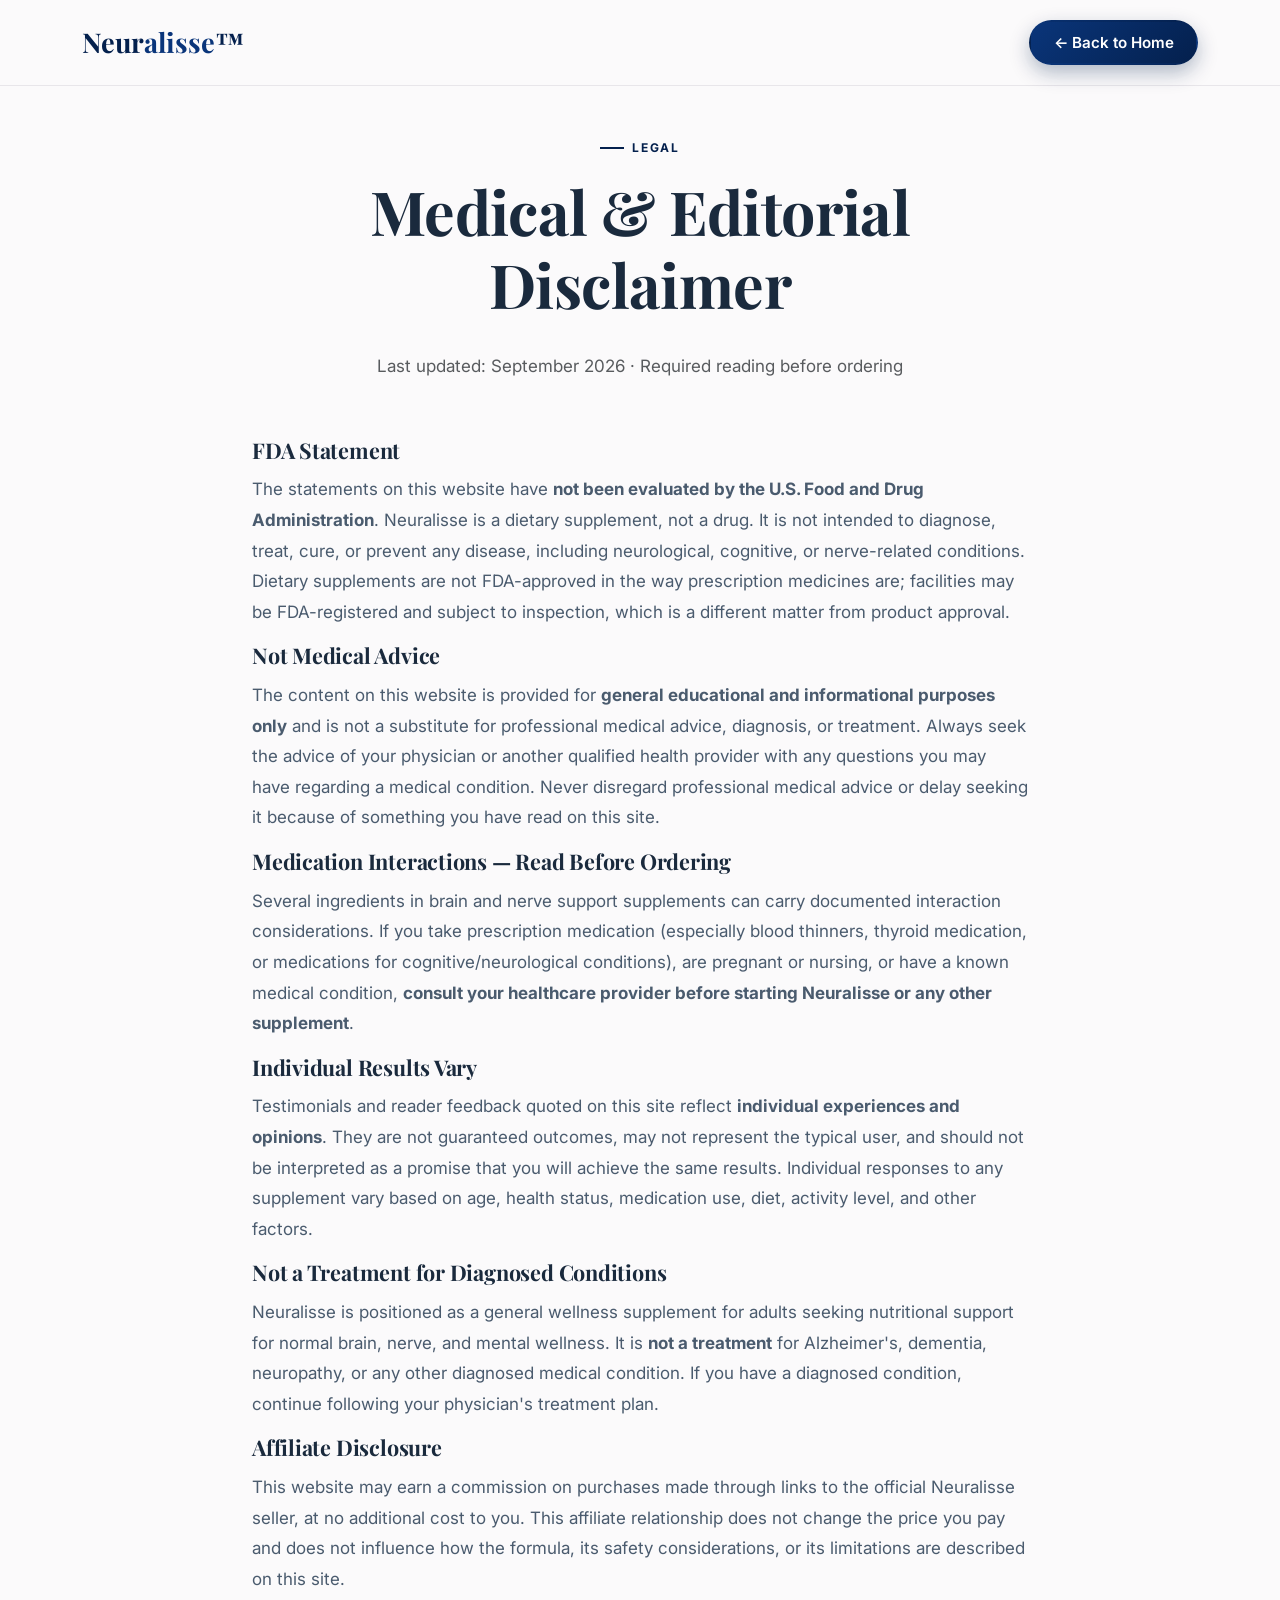
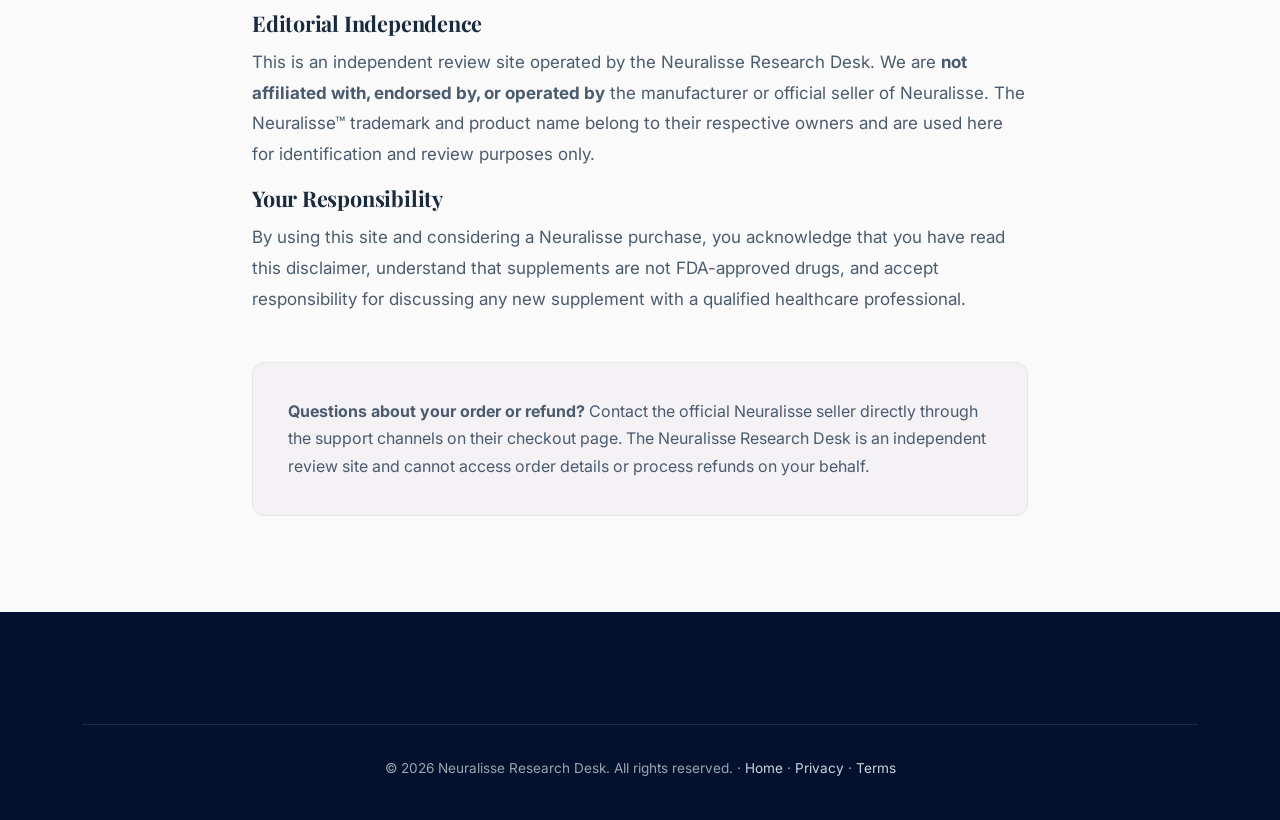
<file: disclaimer.html>
<!DOCTYPE html>
<html lang="en">
<head>
<meta charset="UTF-8">
<meta name="viewport" content="width=device-width, initial-scale=1.0">
<meta http-equiv="Content-Language" content="en">
<meta name="language" content="English">
<title>Disclaimer | Neuralisse™</title>
<meta name="description" content="Important disclaimers for the independent Neuralisse review: FDA status, medical advice, medication interactions, and affiliate disclosure.">
<meta name="robots" content="noindex, follow">
<link rel="canonical" href="https://neuraalisse.org/disclaimer.html">
<link rel="preconnect" href="https://fonts.googleapis.com">
<link rel="preconnect" href="https://fonts.gstatic.com" crossorigin>
<link href="https://fonts.googleapis.com/css2?family=Inter:wght@400;500;600;700&family=Playfair+Display:wght@600;700&display=swap" rel="stylesheet">
<link href="https://cdn.jsdelivr.net/npm/bootstrap@5.3.3/dist/css/bootstrap.min.css" rel="stylesheet">
<link rel="stylesheet" href="https://cdn.jsdelivr.net/npm/bootstrap-icons@1.11.3/font/bootstrap-icons.min.css">
<link rel="stylesheet" href="style.css">
</head>
<body>

<nav class="navbar navbar-expand-lg nl-nav fixed-top">
  <div class="container">
    <a class="navbar-brand" href="index.html">
      <span class="nl-logo">Neur<em>alisse</em>™</span>
    </a>
    <a href="index.html" class="nl-btn nl-btn--primary nl-btn--sm">← Back to Home</a>
  </div>
</nav>

<main class="nl-sec" style="padding-top: 8rem;">
  <div class="container" style="max-width: 800px;">
    <div class="nl-head nl-head--c">
      <span class="nl-eyebrow nl-eyebrow--c">Legal</span>
      <h1>Medical & Editorial Disclaimer</h1>
      <p class="text-muted">Last updated: September 2026 · Required reading before ordering</p>
    </div>

    <h3>FDA Statement</h3>
    <p>The statements on this website have <strong>not been evaluated by the U.S. Food and Drug Administration</strong>. Neuralisse is a dietary supplement, not a drug. It is not intended to diagnose, treat, cure, or prevent any disease, including neurological, cognitive, or nerve-related conditions. Dietary supplements are not FDA-approved in the way prescription medicines are; facilities may be FDA-registered and subject to inspection, which is a different matter from product approval.</p>

    <h3>Not Medical Advice</h3>
    <p>The content on this website is provided for <strong>general educational and informational purposes only</strong> and is not a substitute for professional medical advice, diagnosis, or treatment. Always seek the advice of your physician or another qualified health provider with any questions you may have regarding a medical condition. Never disregard professional medical advice or delay seeking it because of something you have read on this site.</p>

    <h3>Medication Interactions — Read Before Ordering</h3>
    <p>Several ingredients in brain and nerve support supplements can carry documented interaction considerations. If you take prescription medication (especially blood thinners, thyroid medication, or medications for cognitive/neurological conditions), are pregnant or nursing, or have a known medical condition, <strong>consult your healthcare provider before starting Neuralisse or any other supplement</strong>.</p>

    <h3>Individual Results Vary</h3>
    <p>Testimonials and reader feedback quoted on this site reflect <strong>individual experiences and opinions</strong>. They are not guaranteed outcomes, may not represent the typical user, and should not be interpreted as a promise that you will achieve the same results. Individual responses to any supplement vary based on age, health status, medication use, diet, activity level, and other factors.</p>

    <h3>Not a Treatment for Diagnosed Conditions</h3>
    <p>Neuralisse is positioned as a general wellness supplement for adults seeking nutritional support for normal brain, nerve, and mental wellness. It is <strong>not a treatment</strong> for Alzheimer's, dementia, neuropathy, or any other diagnosed medical condition. If you have a diagnosed condition, continue following your physician's treatment plan.</p>

    <h3>Affiliate Disclosure</h3>
    <p>This website may earn a commission on purchases made through links to the official Neuralisse seller, at no additional cost to you. This affiliate relationship does not change the price you pay and does not influence how the formula, its safety considerations, or its limitations are described on this site.</p>

    <h3>Editorial Independence</h3>
    <p>This is an independent review site operated by the Neuralisse Research Desk. We are <strong>not affiliated with, endorsed by, or operated by</strong> the manufacturer or official seller of Neuralisse. The Neuralisse™ trademark and product name belong to their respective owners and are used here for identification and review purposes only.</p>

    <h3>Your Responsibility</h3>
    <p>By using this site and considering a Neuralisse purchase, you acknowledge that you have read this disclaimer, understand that supplements are not FDA-approved drugs, and accept responsibility for discussing any new supplement with a qualified healthcare professional.</p>

    <div class="nl-card mt-5" style="background: var(--nl-bg-alt); border-color: var(--nl-line);">
      <p class="mb-0"><strong>Questions about your order or refund?</strong> Contact the official Neuralisse seller directly through the support channels on their checkout page. The Neuralisse Research Desk is an independent review site and cannot access order details or process refunds on your behalf.</p>
    </div>
  </div>
</main>

<footer class="nl-foot">
  <div class="container">
    <div class="nl-legal" style="text-align: center; border-top: 1px solid rgba(255,255,255,0.1); padding-top: 2rem; margin-top: 2rem;">
      <p class="mb-0">© 2026 Neuralisse Research Desk. All rights reserved. · <a href="index.html" style="color: var(--nl-deep-mut);">Home</a> · <a href="privacy-policy.html" style="color: var(--nl-deep-mut);">Privacy</a> · <a href="terms-conditions.html" style="color: var(--nl-deep-mut);">Terms</a></p>
    </div>
  </div>
</footer>

</body>
</html>
</file>
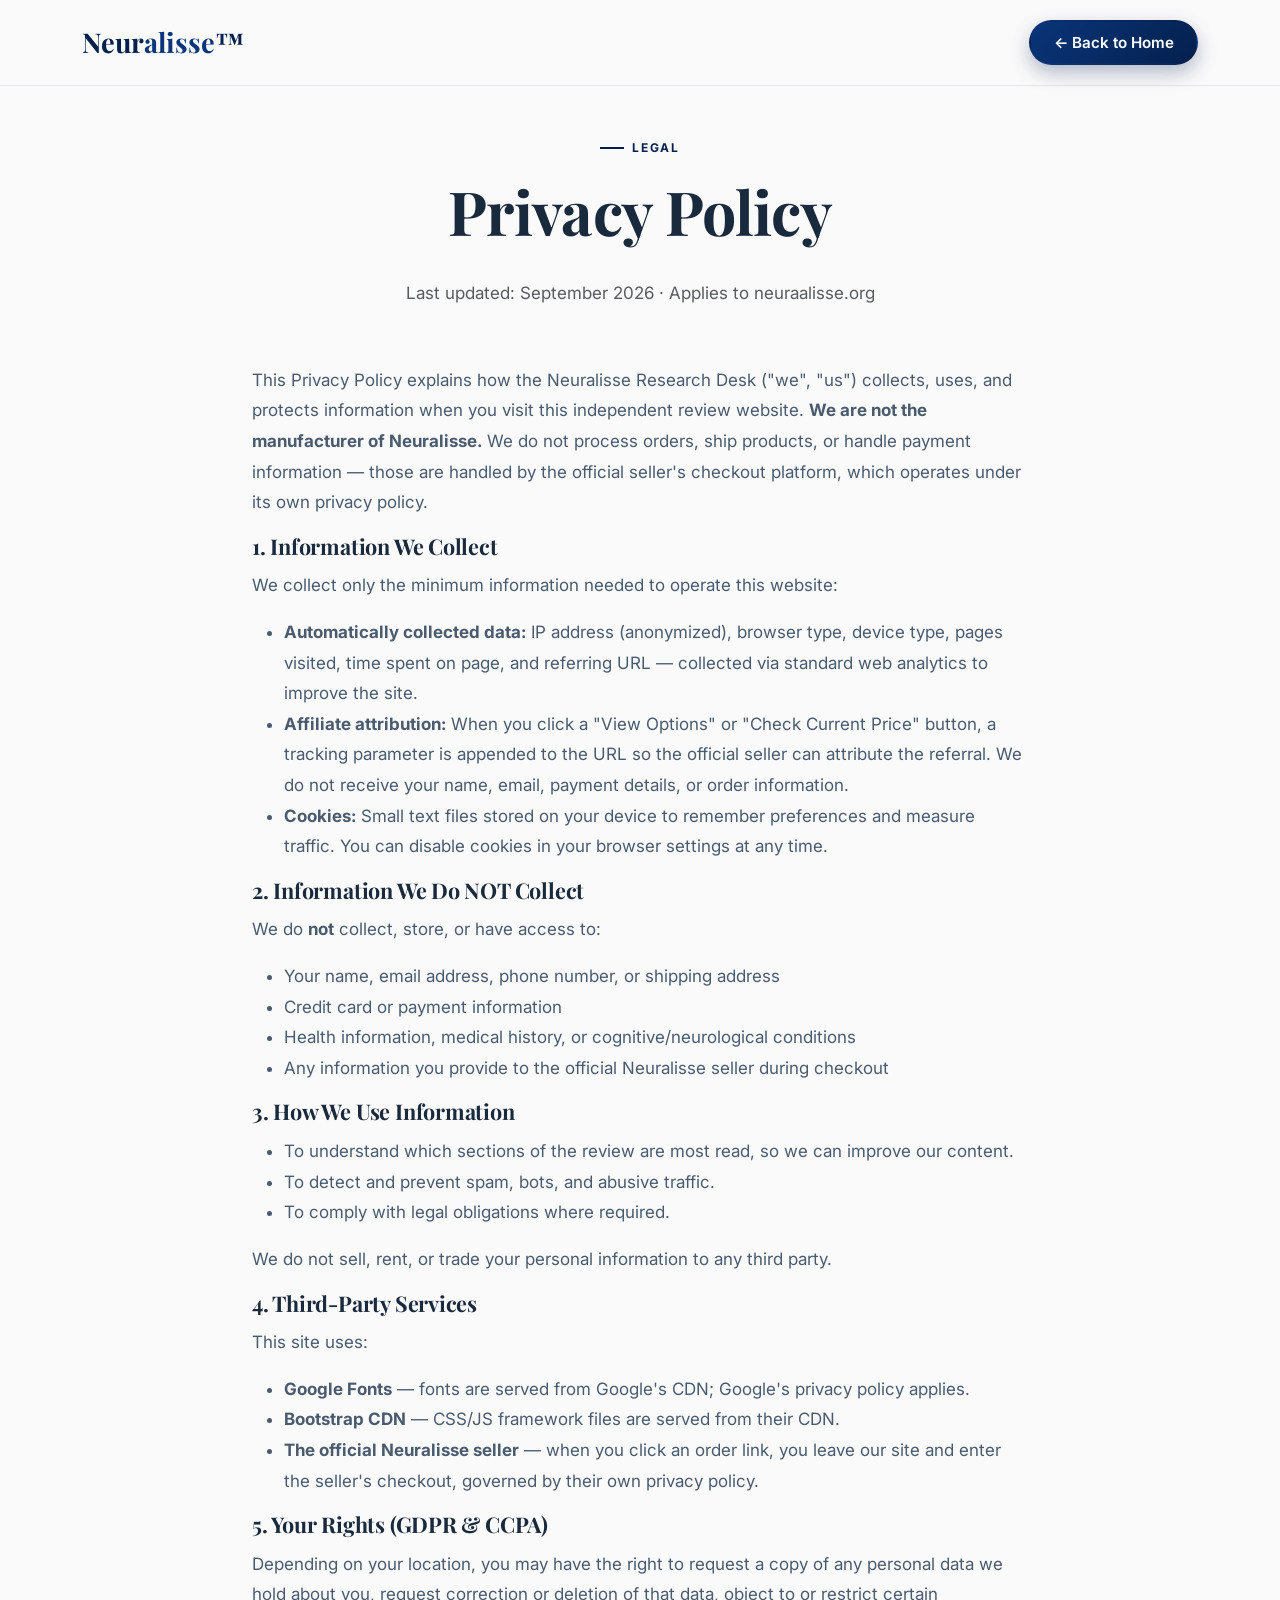
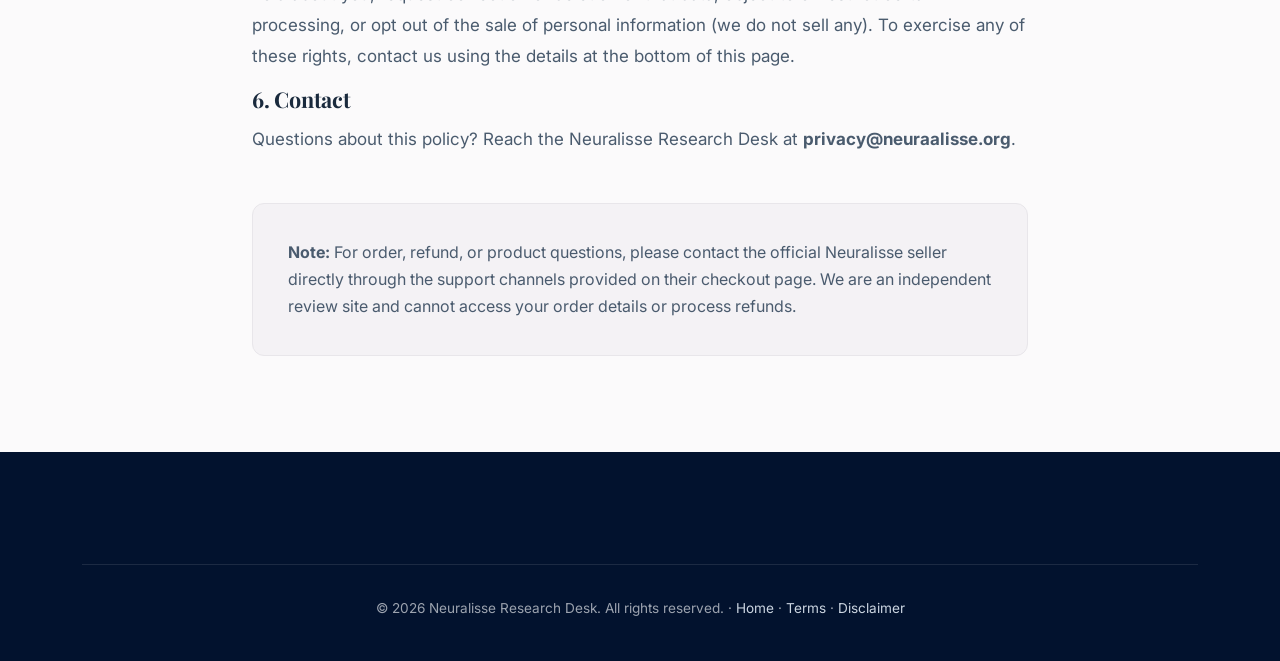
<file: privacy.html>
<!DOCTYPE html>
<html lang="en">
<head>
<meta charset="UTF-8">
<meta name="viewport" content="width=device-width, initial-scale=1.0">
<meta http-equiv="Content-Language" content="en">
<meta name="language" content="English">
<title>Privacy Policy | Neuralisse™</title>
<meta name="description" content="Privacy policy for the independent Neuralisse review website. Learn how we handle visitor data, cookies, and affiliate attribution.">
<meta name="robots" content="noindex, follow">
<link rel="canonical" href="https://neuraalisse.org/privacy-policy.html">
<link rel="preconnect" href="https://fonts.googleapis.com">
<link rel="preconnect" href="https://fonts.gstatic.com" crossorigin>
<link href="https://fonts.googleapis.com/css2?family=Inter:wght@400;500;600;700&family=Playfair+Display:wght@600;700&display=swap" rel="stylesheet">
<link href="https://cdn.jsdelivr.net/npm/bootstrap@5.3.3/dist/css/bootstrap.min.css" rel="stylesheet">
<link rel="stylesheet" href="https://cdn.jsdelivr.net/npm/bootstrap-icons@1.11.3/font/bootstrap-icons.min.css">
<link rel="stylesheet" href="style.css">
</head>
<body>

<nav class="navbar navbar-expand-lg nl-nav fixed-top">
  <div class="container">
    <a class="navbar-brand" href="index.html">
      <span class="nl-logo">Neur<em>alisse</em>™</span>
    </a>
    <a href="index.html" class="nl-btn nl-btn--primary nl-btn--sm">← Back to Home</a>
  </div>
</nav>

<main class="nl-sec" style="padding-top: 8rem;">
  <div class="container" style="max-width: 800px;">
    <div class="nl-head nl-head--c">
      <span class="nl-eyebrow nl-eyebrow--c">Legal</span>
      <h1>Privacy Policy</h1>
      <p class="text-muted">Last updated: September 2026 · Applies to neuraalisse.org</p>
    </div>

    <p>This Privacy Policy explains how the Neuralisse Research Desk ("we", "us") collects, uses, and protects information when you visit this independent review website. <strong>We are not the manufacturer of Neuralisse.</strong> We do not process orders, ship products, or handle payment information — those are handled by the official seller's checkout platform, which operates under its own privacy policy.</p>

    <h3>1. Information We Collect</h3>
    <p>We collect only the minimum information needed to operate this website:</p>
    <ul>
      <li><strong>Automatically collected data:</strong> IP address (anonymized), browser type, device type, pages visited, time spent on page, and referring URL — collected via standard web analytics to improve the site.</li>
      <li><strong>Affiliate attribution:</strong> When you click a "View Options" or "Check Current Price" button, a tracking parameter is appended to the URL so the official seller can attribute the referral. We do not receive your name, email, payment details, or order information.</li>
      <li><strong>Cookies:</strong> Small text files stored on your device to remember preferences and measure traffic. You can disable cookies in your browser settings at any time.</li>
    </ul>

    <h3>2. Information We Do NOT Collect</h3>
    <p>We do <strong>not</strong> collect, store, or have access to:</p>
    <ul>
      <li>Your name, email address, phone number, or shipping address</li>
      <li>Credit card or payment information</li>
      <li>Health information, medical history, or cognitive/neurological conditions</li>
      <li>Any information you provide to the official Neuralisse seller during checkout</li>
    </ul>

    <h3>3. How We Use Information</h3>
    <ul>
      <li>To understand which sections of the review are most read, so we can improve our content.</li>
      <li>To detect and prevent spam, bots, and abusive traffic.</li>
      <li>To comply with legal obligations where required.</li>
    </ul>
    <p>We do not sell, rent, or trade your personal information to any third party.</p>

    <h3>4. Third-Party Services</h3>
    <p>This site uses:</p>
    <ul>
      <li><strong>Google Fonts</strong> — fonts are served from Google's CDN; Google's privacy policy applies.</li>
      <li><strong>Bootstrap CDN</strong> — CSS/JS framework files are served from their CDN.</li>
      <li><strong>The official Neuralisse seller</strong> — when you click an order link, you leave our site and enter the seller's checkout, governed by their own privacy policy.</li>
    </ul>

    <h3>5. Your Rights (GDPR & CCPA)</h3>
    <p>Depending on your location, you may have the right to request a copy of any personal data we hold about you, request correction or deletion of that data, object to or restrict certain processing, or opt out of the sale of personal information (we do not sell any). To exercise any of these rights, contact us using the details at the bottom of this page.</p>

    <h3>6. Contact</h3>
    <p>Questions about this policy? Reach the Neuralisse Research Desk at <strong>privacy@neuraalisse.org</strong>.</p>

    <div class="nl-card mt-5" style="background: var(--nl-bg-alt); border-color: var(--nl-line);">
      <p class="mb-0"><strong>Note:</strong> For order, refund, or product questions, please contact the official Neuralisse seller directly through the support channels provided on their checkout page. We are an independent review site and cannot access your order details or process refunds.</p>
    </div>
  </div>
</main>

<footer class="nl-foot">
  <div class="container">
    <div class="nl-legal" style="text-align: center; border-top: 1px solid rgba(255,255,255,0.1); padding-top: 2rem; margin-top: 2rem;">
      <p class="mb-0">© 2026 Neuralisse Research Desk. All rights reserved. · <a href="index.html" style="color: var(--nl-deep-mut);">Home</a> · <a href="terms-conditions.html" style="color: var(--nl-deep-mut);">Terms</a> · <a href="disclaimer.html" style="color: var(--nl-deep-mut);">Disclaimer</a></p>
    </div>
  </div>
</footer>

</body>
</html>
</file>
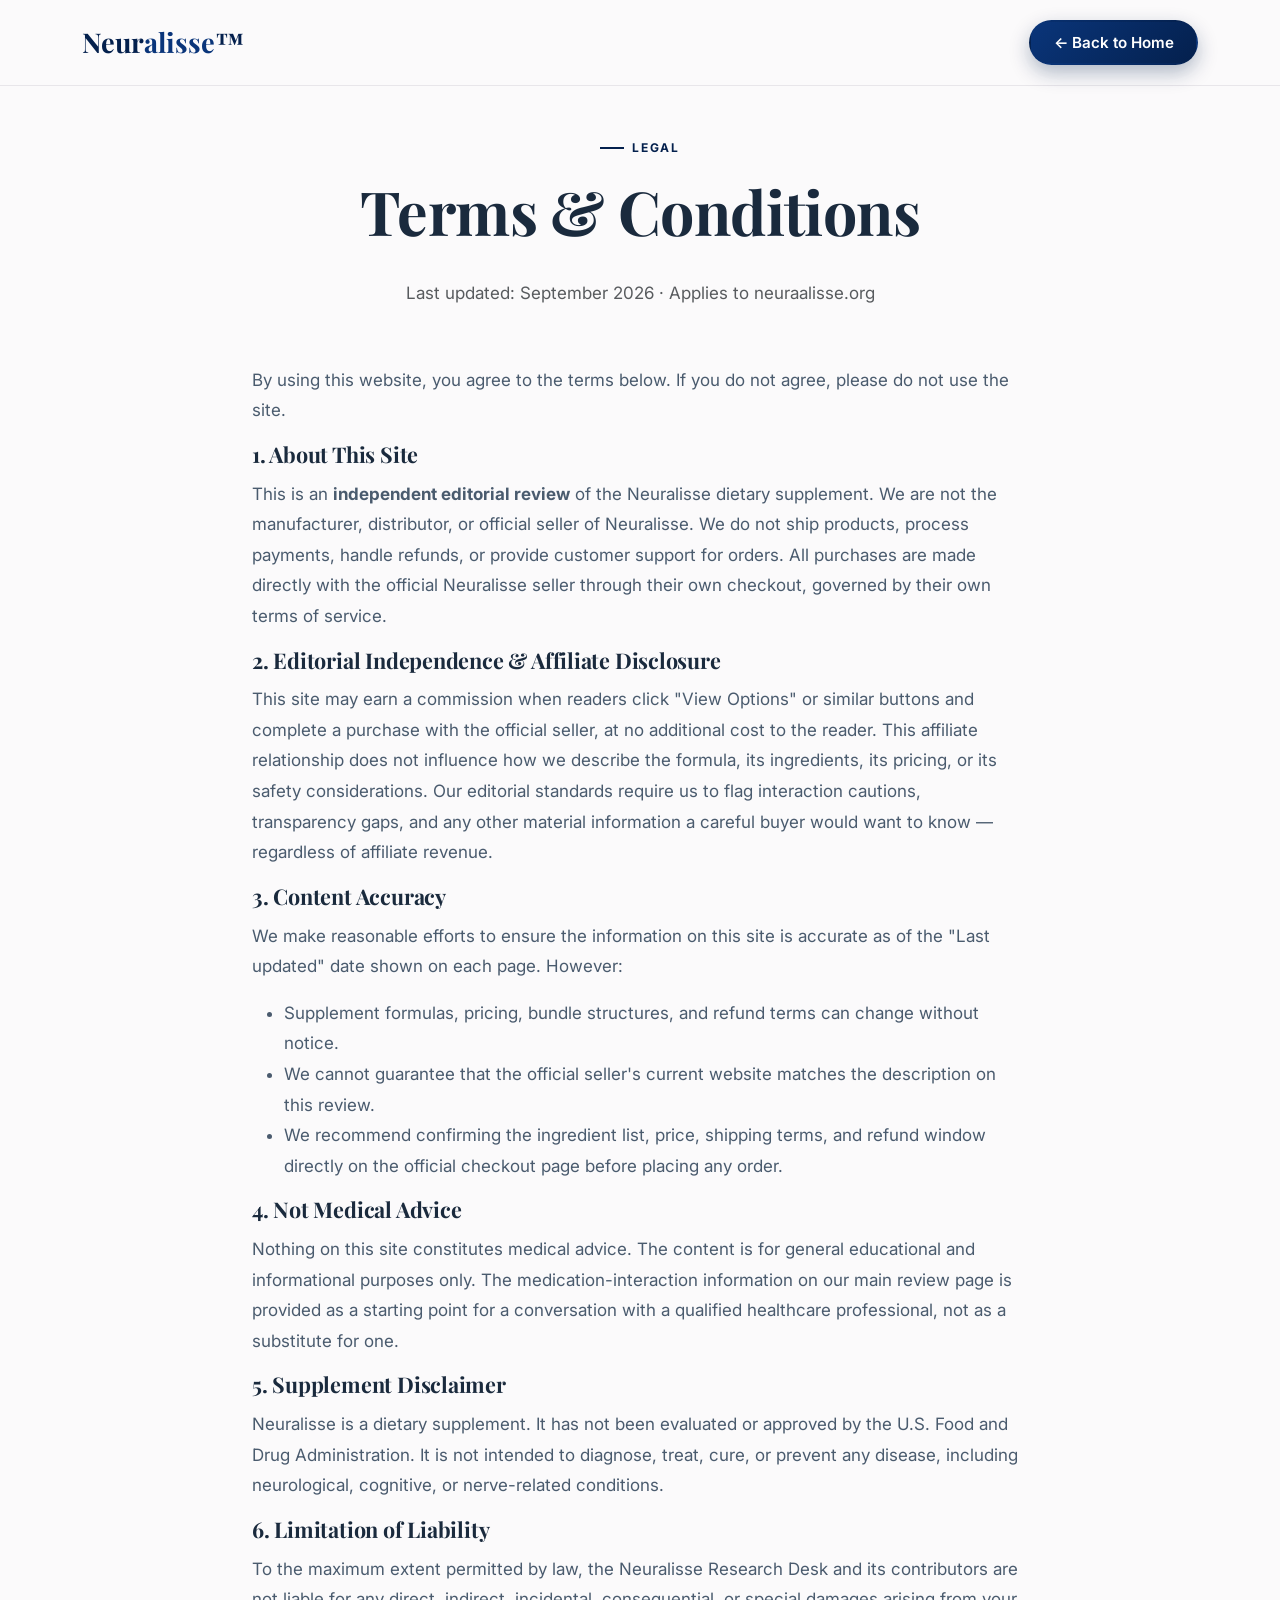
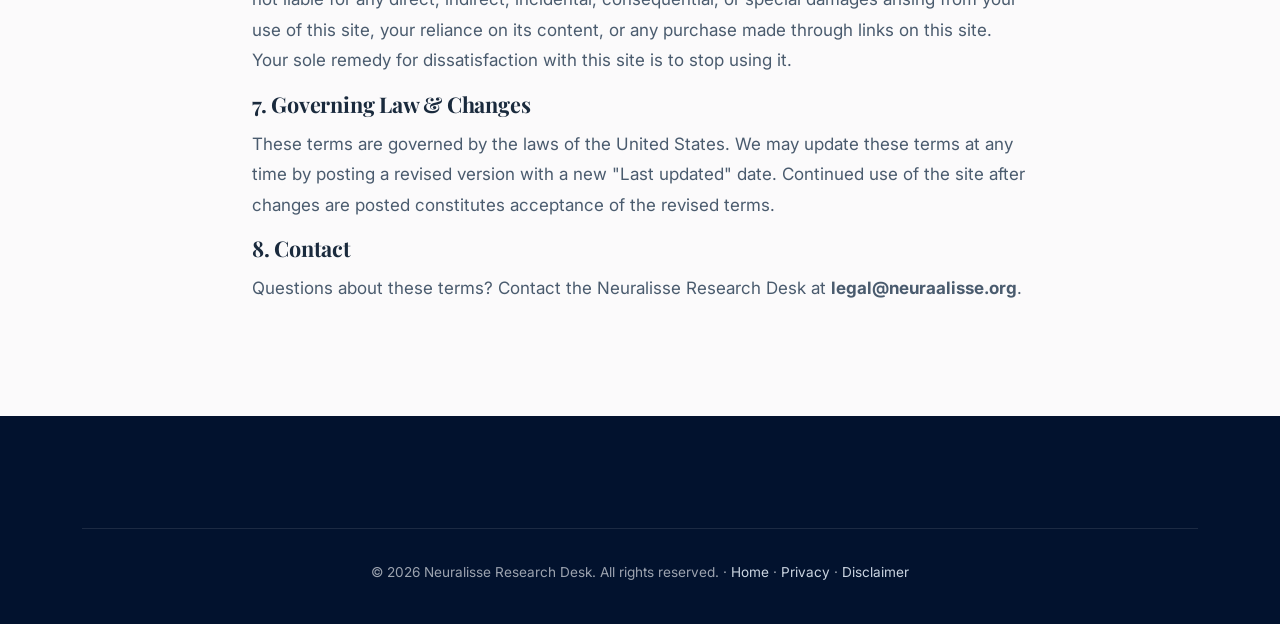
<file: terms.html>
<!DOCTYPE html>
<html lang="en">
<head>
<meta charset="UTF-8">
<meta name="viewport" content="width=device-width, initial-scale=1.0">
<meta http-equiv="Content-Language" content="en">
<meta name="language" content="English">
<title>Terms & Conditions | Neuralisse™</title>
<meta name="description" content="Terms of use for the independent Neuralisse review website. Covers affiliate rules, content accuracy, and official seller boundaries.">
<meta name="robots" content="noindex, follow">
<link rel="canonical" href="https://neuraalisse.org/terms-conditions.html">
<link rel="preconnect" href="https://fonts.googleapis.com">
<link rel="preconnect" href="https://fonts.gstatic.com" crossorigin>
<link href="https://fonts.googleapis.com/css2?family=Inter:wght@400;500;600;700&family=Playfair+Display:wght@600;700&display=swap" rel="stylesheet">
<link href="https://cdn.jsdelivr.net/npm/bootstrap@5.3.3/dist/css/bootstrap.min.css" rel="stylesheet">
<link rel="stylesheet" href="https://cdn.jsdelivr.net/npm/bootstrap-icons@1.11.3/font/bootstrap-icons.min.css">
<link rel="stylesheet" href="style.css">
</head>
<body>

<nav class="navbar navbar-expand-lg nl-nav fixed-top">
  <div class="container">
    <a class="navbar-brand" href="index.html">
      <span class="nl-logo">Neur<em>alisse</em>™</span>
    </a>
    <a href="index.html" class="nl-btn nl-btn--primary nl-btn--sm">← Back to Home</a>
  </div>
</nav>

<main class="nl-sec" style="padding-top: 8rem;">
  <div class="container" style="max-width: 800px;">
    <div class="nl-head nl-head--c">
      <span class="nl-eyebrow nl-eyebrow--c">Legal</span>
      <h1>Terms & Conditions</h1>
      <p class="text-muted">Last updated: September 2026 · Applies to neuraalisse.org</p>
    </div>

    <p>By using this website, you agree to the terms below. If you do not agree, please do not use the site.</p>

    <h3>1. About This Site</h3>
    <p>This is an <strong>independent editorial review</strong> of the Neuralisse dietary supplement. We are not the manufacturer, distributor, or official seller of Neuralisse. We do not ship products, process payments, handle refunds, or provide customer support for orders. All purchases are made directly with the official Neuralisse seller through their own checkout, governed by their own terms of service.</p>

    <h3>2. Editorial Independence & Affiliate Disclosure</h3>
    <p>This site may earn a commission when readers click "View Options" or similar buttons and complete a purchase with the official seller, at no additional cost to the reader. This affiliate relationship does not influence how we describe the formula, its ingredients, its pricing, or its safety considerations. Our editorial standards require us to flag interaction cautions, transparency gaps, and any other material information a careful buyer would want to know — regardless of affiliate revenue.</p>

    <h3>3. Content Accuracy</h3>
    <p>We make reasonable efforts to ensure the information on this site is accurate as of the "Last updated" date shown on each page. However:</p>
    <ul>
      <li>Supplement formulas, pricing, bundle structures, and refund terms can change without notice.</li>
      <li>We cannot guarantee that the official seller's current website matches the description on this review.</li>
      <li>We recommend confirming the ingredient list, price, shipping terms, and refund window directly on the official checkout page before placing any order.</li>
    </ul>

    <h3>4. Not Medical Advice</h3>
    <p>Nothing on this site constitutes medical advice. The content is for general educational and informational purposes only. The medication-interaction information on our main review page is provided as a starting point for a conversation with a qualified healthcare professional, not as a substitute for one.</p>

    <h3>5. Supplement Disclaimer</h3>
    <p>Neuralisse is a dietary supplement. It has not been evaluated or approved by the U.S. Food and Drug Administration. It is not intended to diagnose, treat, cure, or prevent any disease, including neurological, cognitive, or nerve-related conditions.</p>

    <h3>6. Limitation of Liability</h3>
    <p>To the maximum extent permitted by law, the Neuralisse Research Desk and its contributors are not liable for any direct, indirect, incidental, consequential, or special damages arising from your use of this site, your reliance on its content, or any purchase made through links on this site. Your sole remedy for dissatisfaction with this site is to stop using it.</p>

    <h3>7. Governing Law & Changes</h3>
    <p>These terms are governed by the laws of the United States. We may update these terms at any time by posting a revised version with a new "Last updated" date. Continued use of the site after changes are posted constitutes acceptance of the revised terms.</p>

    <h3>8. Contact</h3>
    <p>Questions about these terms? Contact the Neuralisse Research Desk at <strong>legal@neuraalisse.org</strong>.</p>
  </div>
</main>

<footer class="nl-foot">
  <div class="container">
    <div class="nl-legal" style="text-align: center; border-top: 1px solid rgba(255,255,255,0.1); padding-top: 2rem; margin-top: 2rem;">
      <p class="mb-0">© 2026 Neuralisse Research Desk. All rights reserved. · <a href="index.html" style="color: var(--nl-deep-mut);">Home</a> · <a href="privacy-policy.html" style="color: var(--nl-deep-mut);">Privacy</a> · <a href="disclaimer.html" style="color: var(--nl-deep-mut);">Disclaimer</a></p>
    </div>
  </div>
</footer>

</body>
</html>
</file>
<file: style.css>
/* ============================================================
Neuralisse — "Cognitive Clarity" Editorial Theme
Palette: Deep Navy #04204D | Soft Peach #FFE9E6 | Off-White #FBFAFB
Type: Inter (body) + Playfair Display (display/headings)
============================================================ */
:root{
  --nl-primary: #04204D;
  --nl-primary-lt: #0A357A;
  --nl-primary-dd: #02122E;
  --nl-peach: #FFE9E6;
  --nl-peach-dark: #FFD5CF;
  --nl-bg: #FBFAFB;
  --nl-bg-alt: #F4F2F5;
  --nl-card: #FFFFFF;
  --nl-line: #E8E6EA;
  --nl-line-soft: #F0EEF2;
  --nl-card-line: rgba(4, 32, 77, 0.10);
  --nl-text: #1A2A3D;
  --nl-body: #4A5B6E;
  --nl-muted: #7A8B9E;
  --nl-deep-text: #F9FAFB;
  --nl-deep-mut: #CBD5E1;
  --nl-yes: #10B981;
  --nl-no: #EF4444;
  --nl-grad: linear-gradient(135deg, #0A357A 0%, #04204D 100%);
  --nl-grad-d: linear-gradient(150deg, #02122E 0%, #04204D 100%);
  --nl-display: 'Playfair Display', Georgia, serif;
  --nl-body-f: 'Inter', system-ui, sans-serif;
  --nl-r: 12px;
  --nl-r-sm: 8px;
  --nl-sh: 0 4px 6px -1px rgba(4, 32, 77, 0.05), 0 2px 4px -1px rgba(4, 32, 77, 0.03);
  --nl-sh-lg: 0 10px 15px -3px rgba(4, 32, 77, 0.08), 0 4px 6px -2px rgba(4, 32, 77, 0.04);
}

*, *::before, *::after { box-sizing: border-box; }
html { scroll-behavior: smooth; scroll-padding-top: 80px; }
body {
  margin: 0;
  background: var(--nl-bg);
  color: var(--nl-body);
  font-family: var(--nl-body-f);
  font-size: 17px;
  line-height: 1.8; /* Increased for better long-form readability */
  font-weight: 400;
  -webkit-font-smoothing: antialiased;
}
img { max-width: 100%; height: auto; display: block; }
a { color: var(--nl-primary-lt); text-decoration: none; transition: color 0.2s; font-weight: 500; }
a:hover { color: var(--nl-primary); }
h1, h2, h3, h4 { font-family: var(--nl-display); color: var(--nl-text); line-height: 1.2; margin: 0 0 0.5em; font-weight: 700; letter-spacing: -0.01em; }
h1 { font-size: clamp(2.4rem, 5vw, 3.8rem); }
h2 { font-size: clamp(1.9rem, 4vw, 2.8rem); }
h3 { font-size: 1.35rem; }
h4 { font-size: 1.15rem; }
.nl-skip { position: absolute; left: -9999px; top: 0; background: var(--nl-primary); color: #fff; padding: 0.8rem 1.2rem; z-index: 2000; border-radius: 0 0 8px 0; font-weight: 700; }
.nl-skip:focus { left: 0; }

/* ── Buttons ─────────────────────────────────────────────── */
.nl-btn {
  display: inline-flex; align-items: center; justify-content: center; gap: 0.5rem;
  font-family: var(--nl-body-f); font-weight: 600; font-size: 1.05rem;
  padding: 1rem 2.2rem; border-radius: 999px; border: 2px solid transparent;
  cursor: pointer; text-align: center; line-height: 1.25; transition: all 0.25s ease;
}
.nl-btn:hover { transform: translateY(-2px); text-decoration: none; }
.nl-btn--primary { 
  background: var(--nl-grad); 
  color: #fff; 
  box-shadow: 0 8px 20px rgba(4, 32, 77, 0.3); 
}
.nl-btn--primary:hover { 
  background: linear-gradient(135deg, #124596 0%, #0A357A 100%); 
  color: #fff; 
  box-shadow: 0 12px 28px rgba(4, 32, 77, 0.4); 
}
.nl-btn--ghost { background: transparent; color: var(--nl-primary); border-color: var(--nl-primary); }
.nl-btn--ghost:hover { background: var(--nl-primary); color: #fff; }
.nl-sec--deep .nl-btn--ghost { color: #fff; border-color: rgba(255,255,255,0.3); }
.nl-sec--deep .nl-btn--ghost:hover { background: rgba(255,255,255,0.1); }
.nl-btn--lg { padding: 1.2rem 2.6rem; font-size: 1.1rem; }
.nl-btn--sm { padding: 0.7rem 1.4rem; font-size: 0.95rem; }
.nl-btn--full { width: 100%; }

/* ── Navbar ──────────────────────────────────────────────── */
.nl-nav { 
  background: rgba(251, 250, 251, 0.95); 
  backdrop-filter: blur(12px); 
  border-bottom: 1px solid var(--nl-line); 
  padding: 0.8rem 0; 
}
.nl-logo { font-family: var(--nl-display); font-size: 1.7rem; font-weight: 700; color: var(--nl-primary); }
.nl-logo em { font-style: normal; color: var(--nl-primary-lt); }
.nl-nav .nav-link { font-weight: 500; font-size: 0.95rem; color: var(--nl-body); padding: 0.5rem 0.8rem; border-radius: 8px; }
.nl-nav .nav-link:hover { color: var(--nl-primary); background: var(--nl-peach); }
.nl-nav .nav-link.active { color: var(--nl-primary); font-weight: 600; }
@media (max-width: 991.98px) {
  .nl-nav .navbar-collapse { background: var(--nl-bg); border: 1px solid var(--nl-line); border-radius: var(--nl-r); margin-top: 0.5rem; padding: 1rem; }
  .nl-nav .nav-link { padding: 0.8rem; font-size: 1rem; }
  .nl-nav .nl-btn { margin-top: 0.5rem; width: 100%; }
}

/* ── Layout & Sections ───────────────────────────────────── */
.nl-sec { padding: 6rem 0; position: relative; }
.nl-sec--alt { background: var(--nl-bg-alt); position: relative; }
.nl-sec--alt::before { 
  content: ""; position: absolute; inset: 0; pointer-events: none; opacity: 0.5; 
  background-image: radial-gradient(circle, rgba(4, 32, 77, 0.04) 1px, transparent 1px); 
  background-size: 24px 24px; 
}
.nl-sec--alt > .container { position: relative; z-index: 1; }
.nl-sec--deep { background: var(--nl-grad-d); color: var(--nl-deep-mut); }
.nl-sec--deep h1, .nl-sec--deep h2, .nl-sec--deep h3 { color: #fff; }
.nl-head { max-width: 65ch; margin: 0 auto 3.5rem; }
.nl-head--c { text-align: center; }
.nl-eyebrow { 
  display: inline-flex; align-items: center; gap: 0.5rem; 
  font-family: var(--nl-body-f); font-size: 0.75rem; font-weight: 700; 
  letter-spacing: 0.15em; text-transform: uppercase; color: var(--nl-primary); 
  margin-bottom: 1rem; 
}
.nl-eyebrow::before { content: ""; width: 24px; height: 2px; background: var(--nl-primary); }
.nl-eyebrow--c { justify-content: center; }
.nl-lede { font-size: 1.15rem; color: var(--nl-body); font-weight: 400; line-height: 1.8; }
.nl-sec--deep .nl-lede { color: var(--nl-deep-mut); }

/* ── Hero ────────────────────────────────────────────────── */
.nl-hero { 
  padding: 8rem 0 5rem; 
  background: linear-gradient(180deg, var(--nl-peach) 0%, var(--nl-bg) 100%); 
}
.nl-pill { 
  display: inline-flex; align-items: center; gap: 0.4rem; 
  background: #fff; border: 1px solid var(--nl-line); color: var(--nl-primary); 
  font-family: var(--nl-body-f); font-weight: 600; font-size: 0.75rem; 
  padding: 0.5rem 1rem; border-radius: 999px; letter-spacing: 0.05em;
}
.nl-answer { 
  background: #fff; border: 1px solid var(--nl-line); border-left: 4px solid var(--nl-primary); 
  border-radius: 0 var(--nl-r-sm) var(--nl-r-sm) 0; padding: 1.5rem 1.8rem; 
  margin: 2rem 0; box-shadow: var(--nl-sh); 
}
.nl-answer__tag { 
  display: block; font-family: var(--nl-body-f); font-size: 0.7rem; font-weight: 800; 
  letter-spacing: 0.1em; text-transform: uppercase; color: var(--nl-primary); margin-bottom: 0.6rem; 
}
.nl-answer p { margin: 0; font-size: 1.05rem; color: var(--nl-text); line-height: 1.7; font-weight: 500; }
.nl-answer p + p { margin-top: 0.8rem; }
.nl-hero__cta { display: flex; flex-wrap: wrap; gap: 1rem; margin: 2rem 0; }
.nl-cta-micro { display: flex; flex-wrap: wrap; gap: 0.5rem 1.5rem; font-size: 0.85rem; font-weight: 500; color: var(--nl-muted); margin-bottom: 1rem; }
.nl-cta-micro i { color: var(--nl-primary-lt); margin-right: 4px; }
.nl-sec--deep .nl-cta-micro { color: var(--nl-deep-mut); }
.nl-sec--deep .nl-cta-micro i { color: var(--nl-primary-lt); }
.nl-cta-price { font-size: 1.05rem; color: var(--nl-body); margin: 0; font-weight: 500; }
.nl-cta-price strong { color: var(--nl-primary); font-weight: 700; }
.nl-sec--deep .nl-cta-price { color: var(--nl-deep-mut); }
.nl-sec--deep .nl-cta-price strong { color: #fff; }
.nl-hero__img { filter: drop-shadow(0 30px 60px rgba(4, 32, 77, 0.15)); }
.nl-hero-badges { display: flex; justify-content: center; gap: 2rem; margin-top: 2rem; font-size: 0.85rem; font-weight: 600; color: var(--nl-muted); }
.nl-hero-badges i { color: var(--nl-primary); margin-right: 4px; font-size: 1.1rem; }
.nl-ribbon { 
  background: var(--nl-primary); color: #fff; text-align: center; 
  padding: 1rem 1.5rem; font-family: var(--nl-body-f); font-size: 0.75rem; 
  font-weight: 600; letter-spacing: 0.15em; text-transform: uppercase; 
  line-height: 1.6; margin-top: 3.5rem; border-radius: var(--nl-r); 
  box-shadow: var(--nl-sh-lg);
}
.nl-ribbon b { color: var(--nl-peach); }
@media (max-width: 768px) { 
  .nl-hero__cta { flex-direction: column; } 
  .nl-hero__cta .nl-btn { width: 100%; } 
}

/* ── Badges & Trust ──────────────────────────────────────── */
.nl-badge-img { 
  max-width: 72px; max-height: 72px; width: auto; height: auto; 
  margin: 0 auto; display: block; filter: drop-shadow(0 4px 8px rgba(4, 32, 77, 0.08)); 
  transition: transform 0.3s ease; 
}
.nl-badge-img:hover { transform: translateY(-4px) scale(1.05); }
@media (max-width: 768px) { .nl-badge-img { max-width: 56px; max-height: 56px; } }

/* ── Cards ───────────────────────────────────────────────── */
.nl-card { 
  background: var(--nl-card); border: 1px solid var(--nl-line); 
  border-radius: var(--nl-r); padding: 2.2rem; height: 100%; 
  transition: transform 0.3s ease, box-shadow 0.3s ease, border-color 0.3s ease; 
}
.nl-card:hover { transform: translateY(-6px); box-shadow: var(--nl-sh-lg); border-color: var(--nl-primary-lt); }
.nl-card h3 { font-size: 1.25rem; margin-bottom: 0.8rem; font-weight: 600; }
.nl-card p { font-size: 1rem; margin: 0; color: var(--nl-body); font-weight: 400; line-height: 1.7; }
.nl-card__n { 
  display: inline-flex; align-items: center; justify-content: center; 
  width: 44px; height: 44px; border-radius: 12px; 
  background: var(--nl-peach); color: var(--nl-primary); 
  font-family: var(--nl-body-f); font-weight: 700; font-size: 1rem; margin-bottom: 1.2rem; 
}
.nl-card__icon {
  width: 56px; height: 56px; border-radius: 14px; background: var(--nl-peach); color: var(--nl-primary);
  display: flex; align-items: center; justify-content: center; font-size: 1.6rem; margin-bottom: 1.2rem;
  transition: transform 0.3s ease, background 0.3s ease;
}
.nl-card:hover .nl-card__icon { transform: scale(1.1) rotate(-5deg); background: var(--nl-primary); color: #fff; }
.nl-icon-accent { color: var(--nl-primary); }
.nl-card--highlight { background: #fff; border-top: 4px solid var(--nl-primary); }
.nl-trust-chips { display: flex; flex-wrap: wrap; gap: 0.6rem; }
.nl-chip { background: var(--nl-peach); border: 1px solid var(--nl-line); border-radius: 999px; padding: 0.4rem 1rem; font-size: 0.82rem; font-weight: 700; color: var(--nl-primary); }
.nl-section-img { max-width: 100%; height: auto; }
.nl-small { font-size: 0.9rem; color: var(--nl-muted); font-style: italic; }

/* ── Ingredients ─────────────────────────────────────────── */
.nl-layer { 
  display: inline-block; font-family: var(--nl-body-f); font-size: 0.65rem; 
  font-weight: 700; letter-spacing: 0.1em; text-transform: uppercase; 
  padding: 0.4rem 0.8rem; border-radius: 999px; margin-bottom: 1rem; 
}
.nl-layer--primary { background: #EFF6FF; color: #1D4ED8; border: 1px solid rgba(29, 78, 216, 0.2); }
.nl-layer--secondary { background: #F0FDF4; color: #166534; border: 1px solid rgba(22, 101, 52, 0.2); }
.nl-layer--tertiary { background: #FFF7ED; color: #C2410C; border: 1px solid rgba(194, 65, 12, 0.2); }
.nl-layer--quaternary { background: #ECFDF5; color: #047857; border: 1px solid rgba(4, 120, 87, 0.2); }

/* ── Tables ──────────────────────────────────────────────── */
.nl-tablewrap { overflow-x: auto; border: 1px solid var(--nl-line); border-radius: var(--nl-r); background: #fff; }
.nl-table { width: 100%; border-collapse: collapse; min-width: 600px; font-size: 1rem; }
.nl-table th, .nl-table td { padding: 1.2rem 1.4rem; text-align: left; border-bottom: 1px solid var(--nl-line-soft); font-weight: 400; }
.nl-table th { background: var(--nl-primary); font-weight: 600; color: #fff; font-size: 0.85rem; letter-spacing: 0.05em; text-transform: uppercase; font-family: var(--nl-body-f); }
.nl-table tr:last-child td { border-bottom: none; }
.nl-table tr:hover { background: var(--nl-bg-alt); }
.nl-yes { color: var(--nl-yes); font-weight: 600; }
.nl-no { color: var(--nl-no); font-weight: 600; }

/* ── Pricing & Guarantee ─────────────────────────────────── */
.nl-pack { 
  background: var(--nl-card); border: 1px solid var(--nl-line); 
  border-radius: var(--nl-r); padding: 2.5rem 1.8rem; height: 100%; 
  display: flex; flex-direction: column; position: relative; 
  transition: transform 0.3s ease, box-shadow 0.3s ease; 
}
.nl-pack:hover { transform: translateY(-6px); box-shadow: var(--nl-sh-lg); }
.nl-pack--best { border: 2px solid var(--nl-primary); box-shadow: var(--nl-sh-lg); }
.nl-pack__tag { 
  position: absolute; top: -14px; left: 50%; transform: translateX(-50%); 
  font-family: var(--nl-body-f); font-size: 0.7rem; font-weight: 700; 
  letter-spacing: 0.1em; text-transform: uppercase; padding: 0.5rem 1.2rem; 
  border-radius: 999px; white-space: nowrap; background: var(--nl-peach); 
  color: var(--nl-primary); border: 1px solid var(--nl-line); 
}
.nl-pack--best .nl-pack__tag { background: var(--nl-grad); color: #fff; border-color: transparent; }
.nl-pack h3 { text-align: center; margin: 0.5rem 0 0.2rem; font-size: 1.5rem; }
.nl-pack__sub { text-align: center; font-family: var(--nl-body-f); font-size: 0.75rem; color: var(--nl-muted); text-transform: uppercase; letter-spacing: 0.1em; margin-bottom: 1.2rem; }
.nl-pack__price { text-align: center; }
.nl-pack__price b { font-family: var(--nl-display); font-size: 3.4rem; color: var(--nl-primary); line-height: 1; display: block; font-weight: 700; }
.nl-pack__price span { font-family: var(--nl-body-f); font-size: 0.8rem; color: var(--nl-muted); display: block; margin-top: 0.4rem; }
.nl-pack__tot { text-align: center; font-family: var(--nl-body-f); font-size: 0.9rem; color: var(--nl-primary); font-weight: 600; margin: 0.6rem 0 1.2rem; }
.nl-pack ul { list-style: none; padding: 0; margin: 0 0 1.5rem; font-size: 0.95rem; color: var(--nl-body); }
.nl-pack li { padding: 0.6rem 0 0.6rem 1.8rem; position: relative; border-bottom: 1px solid var(--nl-line-soft); }
.nl-pack li:last-child { border-bottom: none; }
.nl-pack li::before { content: "✓"; position: absolute; left: 0; color: var(--nl-yes); font-weight: 700; font-size: 1.1rem; }
.nl-pack .nl-btn { margin-top: auto; }
.nl-guar { 
  display: grid; grid-template-columns: auto 1fr; gap: 2.5rem; align-items: center; 
  background: var(--nl-card); border: 1px solid var(--nl-line); 
  border-radius: var(--nl-r); padding: 2.5rem; box-shadow: var(--nl-sh); 
}
.nl-seal { 
  width: 130px; height: 130px; border-radius: 50%; 
  background: var(--nl-grad); color: #fff; 
  display: flex; flex-direction: column; align-items: center; justify-content: center; 
  text-align: center; flex-shrink: 0; box-shadow: 0 16px 34px rgba(4, 32, 77, 0.25);
}
.nl-seal b { font-family: var(--nl-display); font-size: 2.4rem; line-height: 1; font-weight: 700; }
.nl-seal span { font-family: var(--nl-body-f); font-size: 0.65rem; font-weight: 700; letter-spacing: 0.1em; text-transform: uppercase; margin-top: 0.2rem; }
.nl-guar h3 { margin-bottom: 0.6rem; font-size: 1.6rem; }
.nl-guar p { margin: 0; color: var(--nl-body); font-size: 1.05rem; line-height: 1.7; }
@media (max-width: 768px) { .nl-guar { grid-template-columns: 1fr; text-align: center; justify-items: center; } }

/* ── Reviews ─────────────────────────────────────────────── */
.nl-rev { 
  background: var(--nl-card); border: 1px solid var(--nl-line); 
  border-radius: var(--nl-r); padding: 2rem; display: flex; flex-direction: column; 
}
.nl-rev__st { color: #D97706; letter-spacing: 0.1em; font-size: 0.9rem; margin-bottom: 1rem; font-weight: 700; }
.nl-rev p { font-size: 1.05rem; flex: 1; color: var(--nl-text); font-weight: 400; line-height: 1.75; margin-bottom: 1.5rem; font-style: italic; }
.nl-rev__by { display: flex; align-items: center; gap: 1rem; padding-top: 1.2rem; border-top: 1px solid var(--nl-line-soft); }
.nl-avatar-img { width: 56px; height: 56px; border-radius: 50%; object-fit: cover; flex-shrink: 0; border: 2px solid var(--nl-line); }
.nl-rev__info { display: flex; flex-direction: column; gap: 0.15rem; }
.nl-rev__info b { display: block; font-size: 1.05rem; color: var(--nl-text); font-weight: 600; font-family: var(--nl-display); }
.nl-rev__info span { font-size: 0.85rem; color: var(--nl-muted); font-weight: 400; }

/* ── FAQ ─────────────────────────────────────────────────── */
.nl-acc .accordion-item { background: var(--nl-card); border: 1px solid var(--nl-line); border-radius: var(--nl-r) !important; margin-bottom: 1rem; overflow: hidden; }
.nl-acc .accordion-button { background: transparent; color: var(--nl-text); font-family: var(--nl-display); font-weight: 600; font-size: 1.15rem; padding: 1.4rem 1.8rem; box-shadow: none; }
.nl-acc .accordion-button:not(.collapsed) { background: var(--nl-peach); color: var(--nl-primary); box-shadow: none; }
.nl-acc .accordion-button:focus { box-shadow: none; border-color: var(--nl-primary-lt); }
.nl-acc .accordion-button::after { 
  background-image: url("data:image/svg+xml,%3csvg xmlns='http://www.w3.org/2000/svg' viewBox='0 0 16 16' fill='%2304204D'%3e%3cpath fill-rule='evenodd' d='M1.646 4.646a.5.5 0 0 1 .708 0L8 10.293l5.646-5.647a.5.5 0 0 1 .708.708l-6 6a.5.5 0 0 1-.708 0l-6-6a.5.5 0 0 1 0-.708z'/%3e%3c/svg%3e"); 
}
.nl-acc .accordion-body { color: var(--nl-body); padding: 0 1.8rem 1.5rem; font-size: 1.05rem; line-height: 1.75; font-weight: 400; }

/* ── Final CTA & Footer ──────────────────────────────────── */
.nl-final-cta { padding: 6rem 0; }
.nl-final__img { filter: drop-shadow(0 30px 60px rgba(0,0,0,0.3)); }
.nl-foot { background: var(--nl-primary-dd); color: var(--nl-deep-mut); padding: 5rem 0 2.5rem; font-size: 0.95rem; }
.nl-logo-footer { font-family: var(--nl-display); font-size: 1.6rem; font-weight: 700; color: #fff; margin-bottom: 1rem; }
.nl-logo-footer em { font-style: normal; color: var(--nl-primary-lt); }
.nl-foot h4 { color: #fff; font-size: 0.8rem; letter-spacing: 0.15em; text-transform: uppercase; margin-bottom: 1.2rem; font-family: var(--nl-body-f); font-weight: 600; }
.nl-foot ul { list-style: none; padding: 0; margin: 0; }
.nl-foot li { margin-bottom: 0.75rem; }
.nl-foot a { color: var(--nl-deep-mut); font-weight: 400; }
.nl-foot a:hover { color: #fff; }
.nl-foot__blurb { max-width: 35ch; line-height: 1.7; }
.nl-legal { border-top: 1px solid rgba(255,255,255,0.1); margin-top: 3rem; padding-top: 2rem; font-size: 0.85rem; line-height: 1.7; color: #9CA3AF; }
.nl-legal strong { color: #D1D5DB; font-weight: 600; }
.nl-legal p { margin-bottom: 1rem; }
.nl-foot hr { border: none; border-top: 1px solid rgba(255,255,255,0.1); margin: 2rem 0; }

/* ── Sticky Bar ──────────────────────────────────────────── */
.nl-bar {
  position: fixed; left: 0; right: 0; bottom: 0; z-index: 1030; display: none;
  background: rgba(2, 18, 46, 0.97); backdrop-filter: blur(12px);
  border-top: 1px solid rgba(255,255,255,0.1);
  padding: 0.8rem 1.2rem calc(0.8rem + env(safe-area-inset-bottom));
  align-items: center; gap: 1rem;
}
.nl-bar div { flex: 1; min-width: 0; }
.nl-bar b { display: block; color: #fff; font-size: 0.95rem; white-space: nowrap; overflow: hidden; text-overflow: ellipsis; font-weight: 600; }
.nl-bar span { font-size: 0.8rem; color: var(--nl-deep-mut); white-space: nowrap; }
@media (max-width: 768px) { .nl-bar { display: flex; } body { padding-bottom: 75px; } }
.nl-bar.on { display: flex; }

/* ── Force Image Centering ───────────────────────────────── */
img { display: block !important; margin-left: auto !important; margin-right: auto !important; }
.nl-hero .col-lg-6.text-center, .nl-pack, .nl-final-cta .col-lg-5 { 
  text-align: center !important; display: flex !important; 
  flex-direction: column !important; align-items: center !important; justify-content: center !important; 
}
</file>
